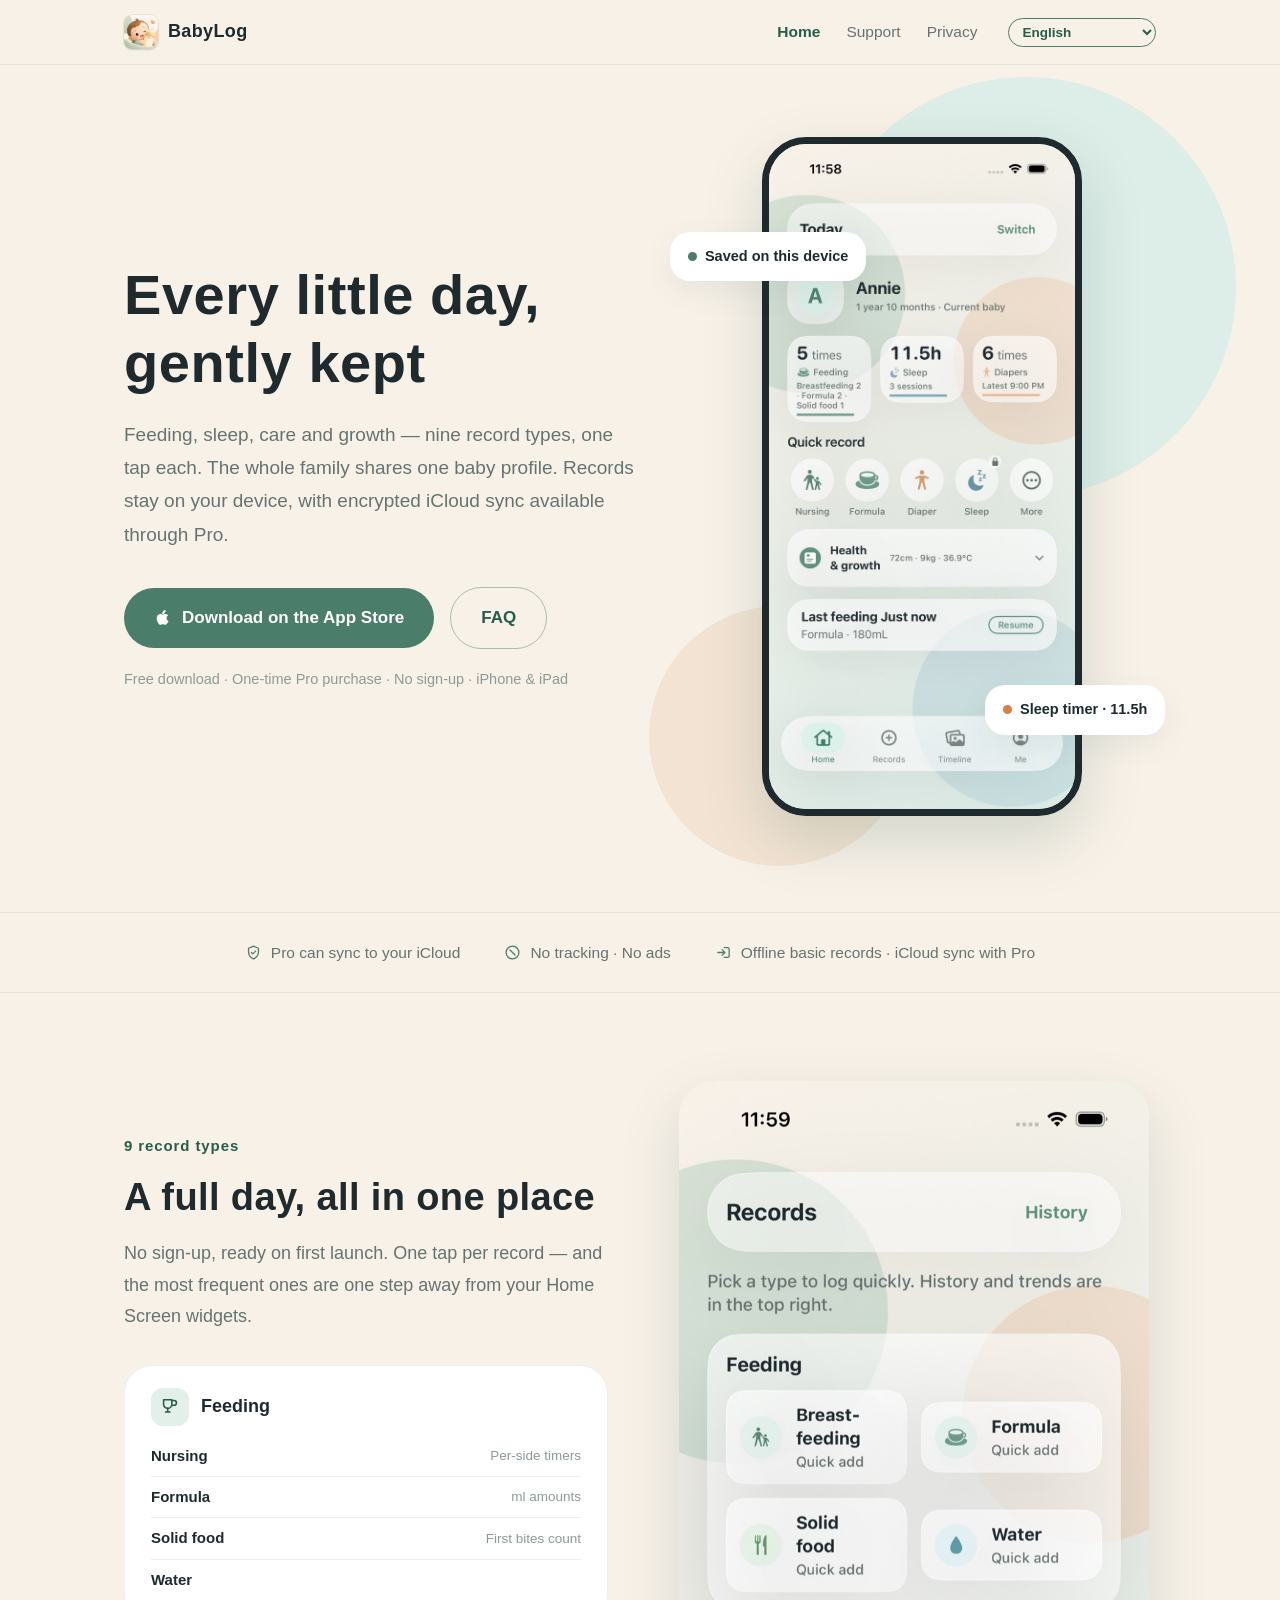
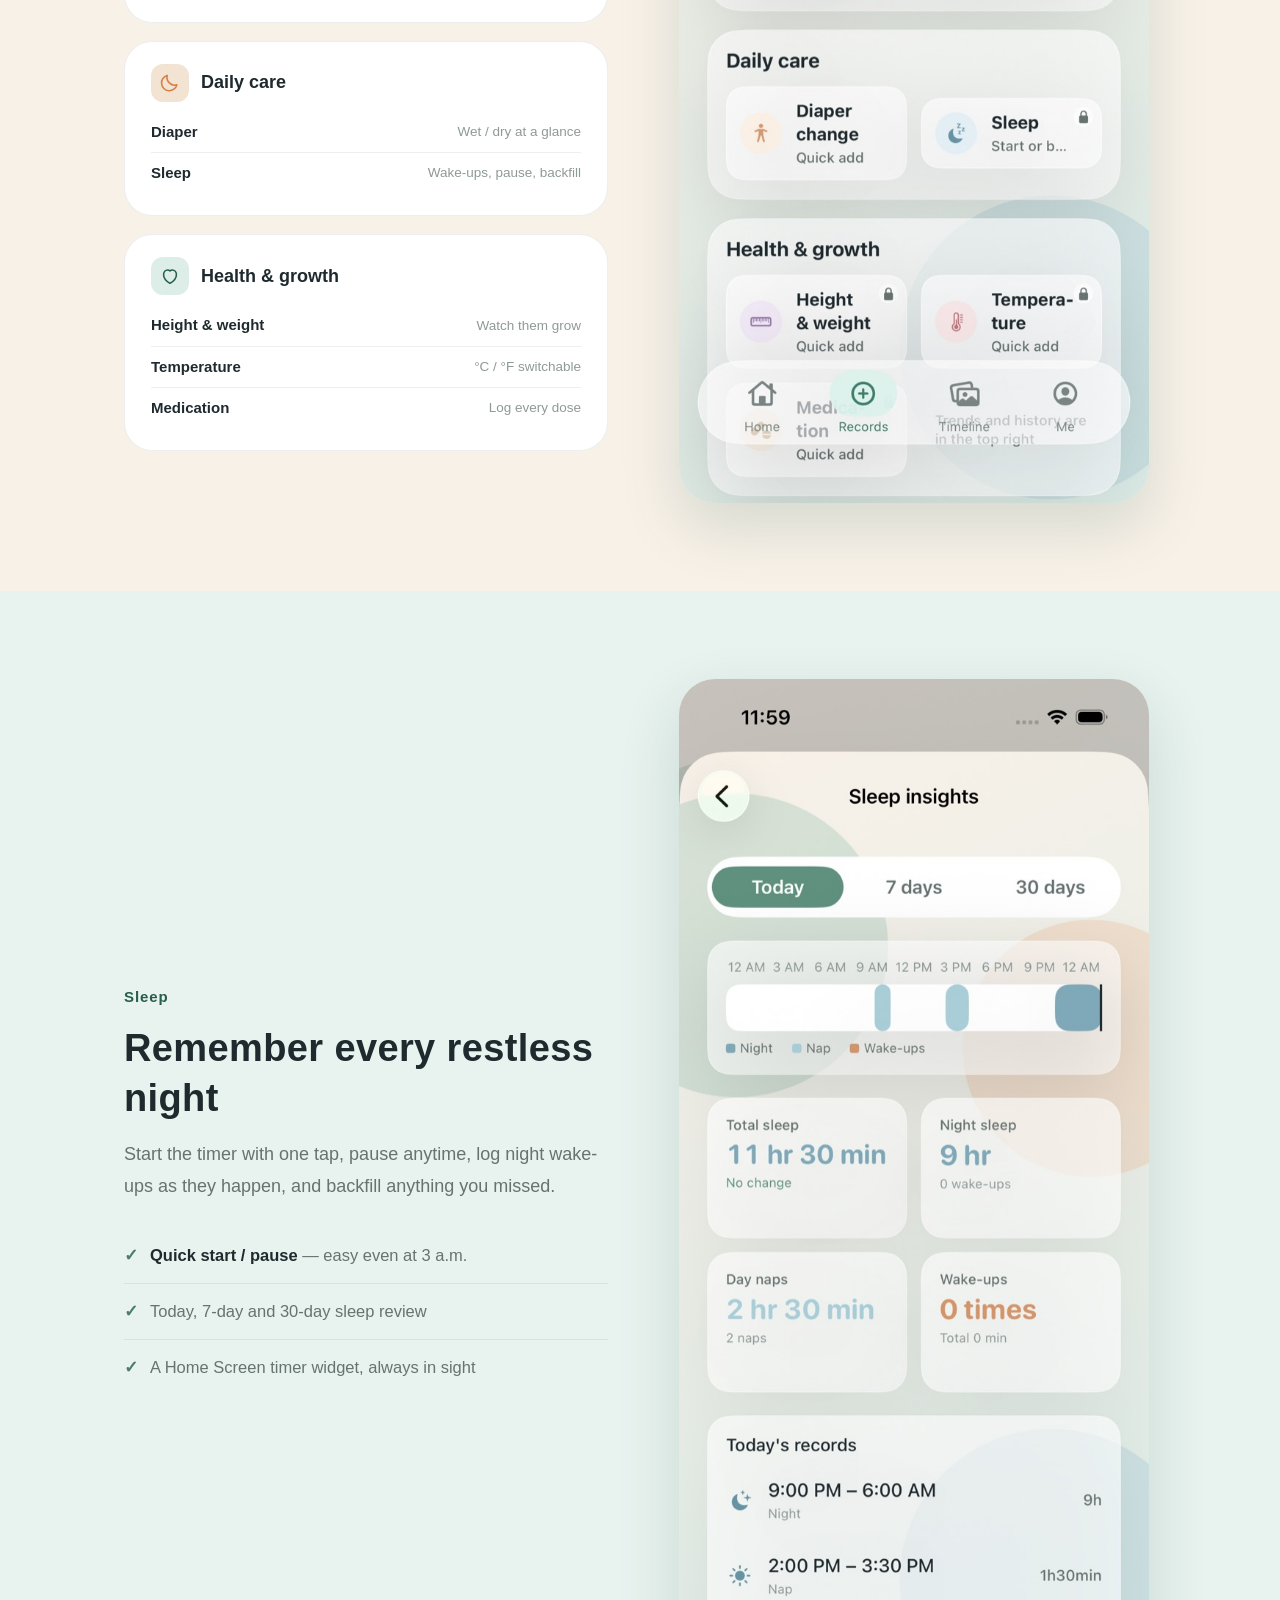
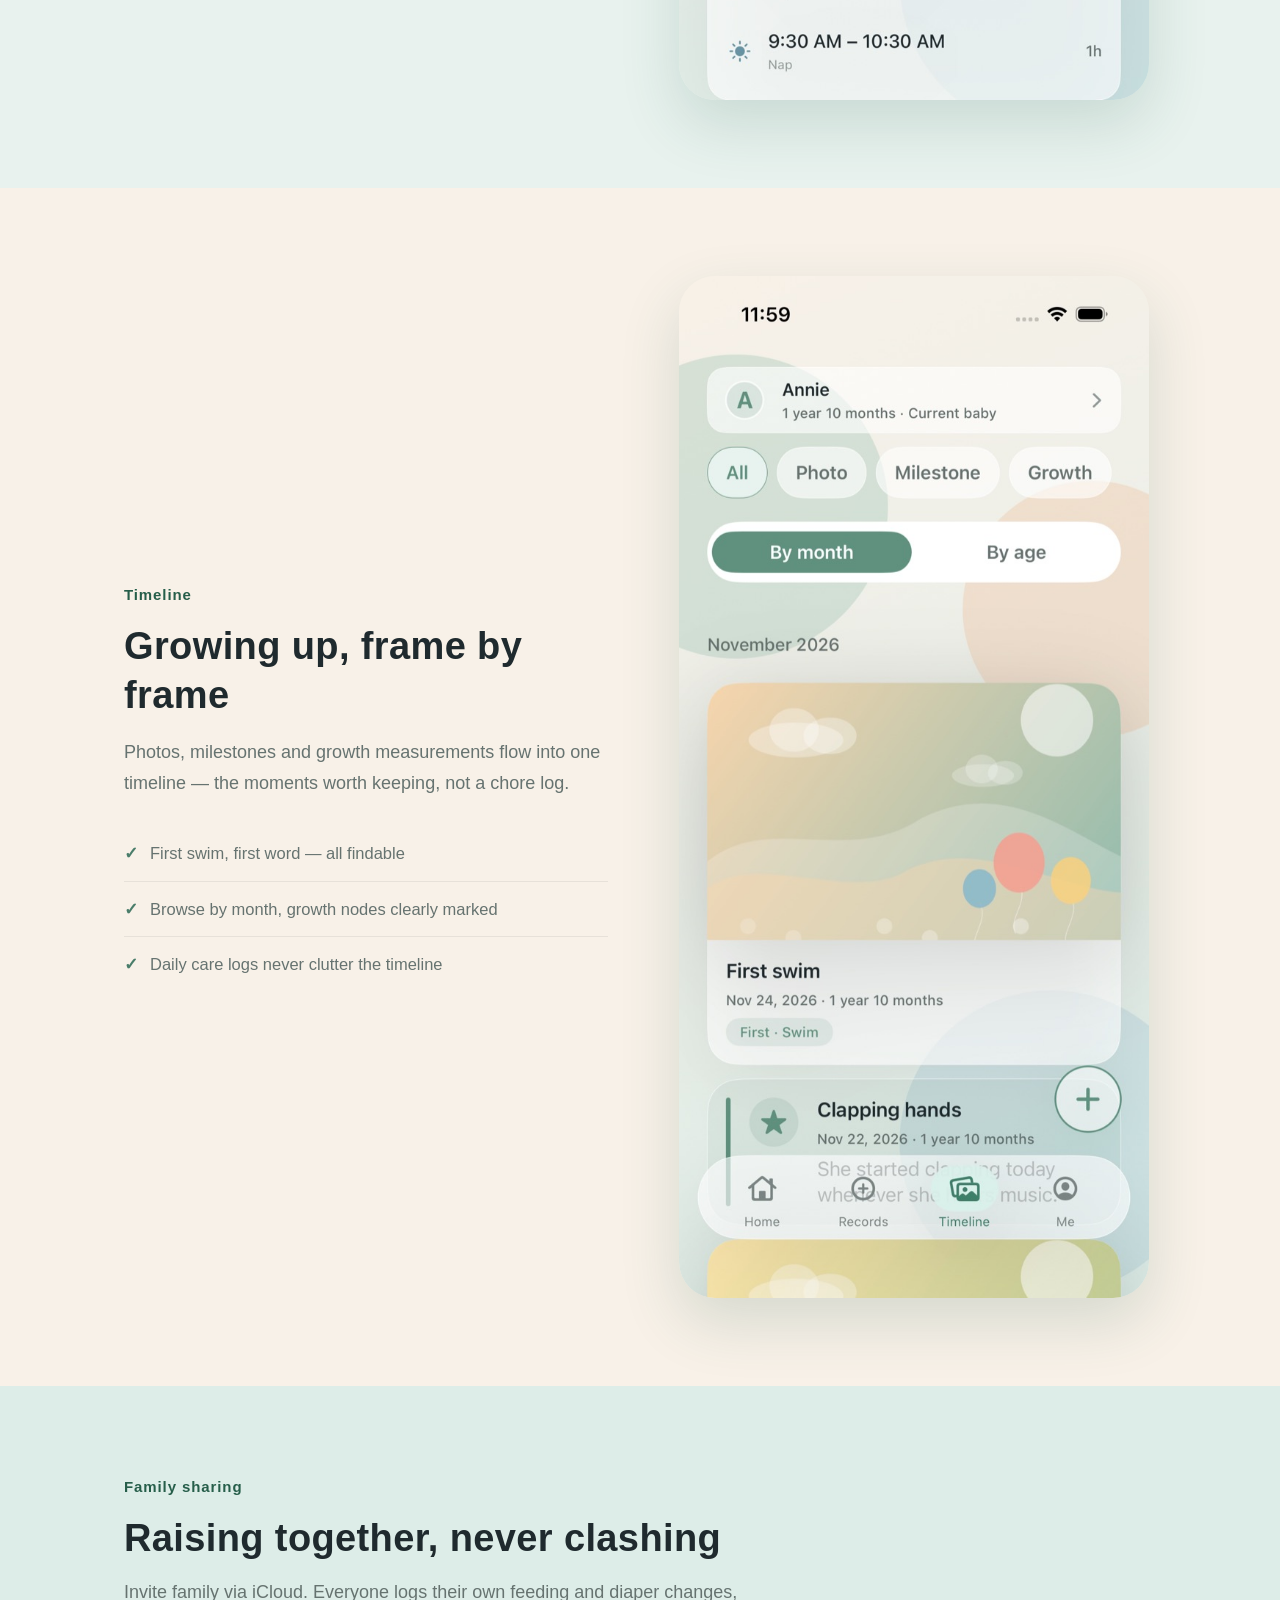
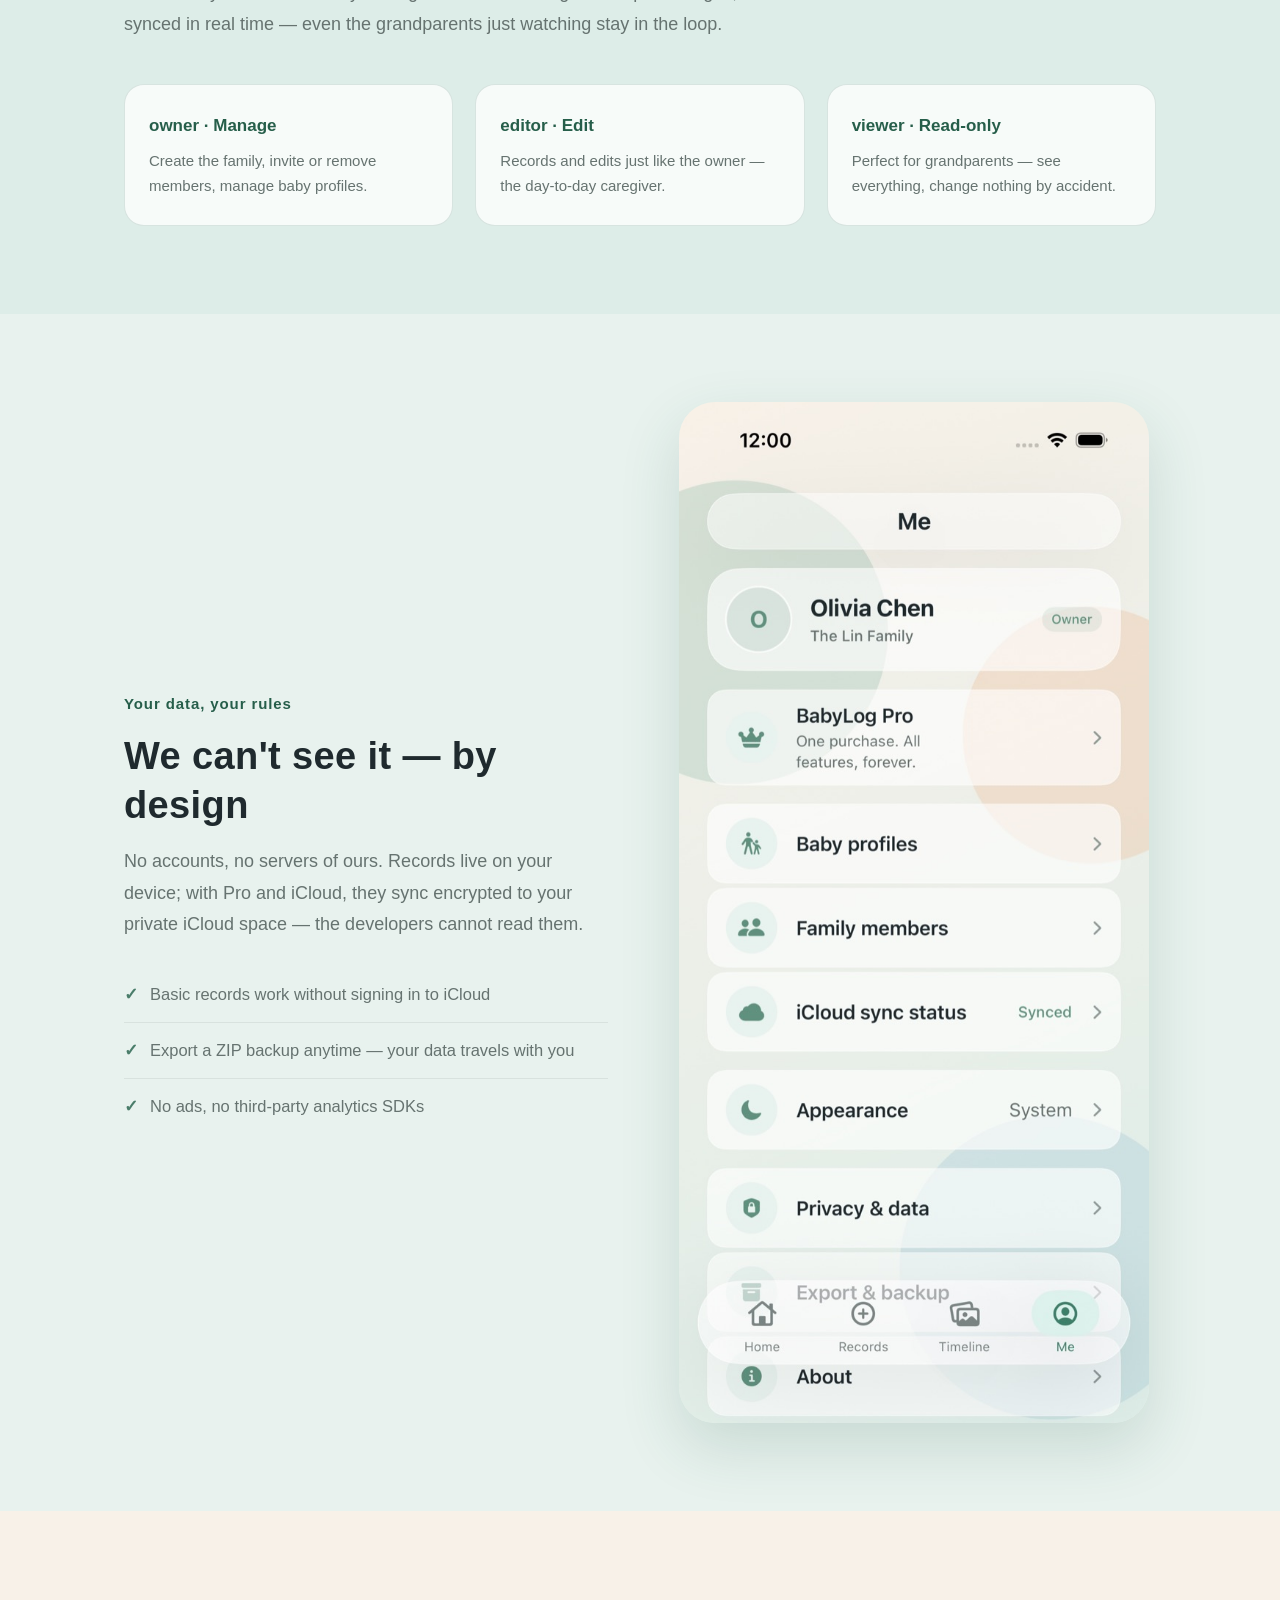
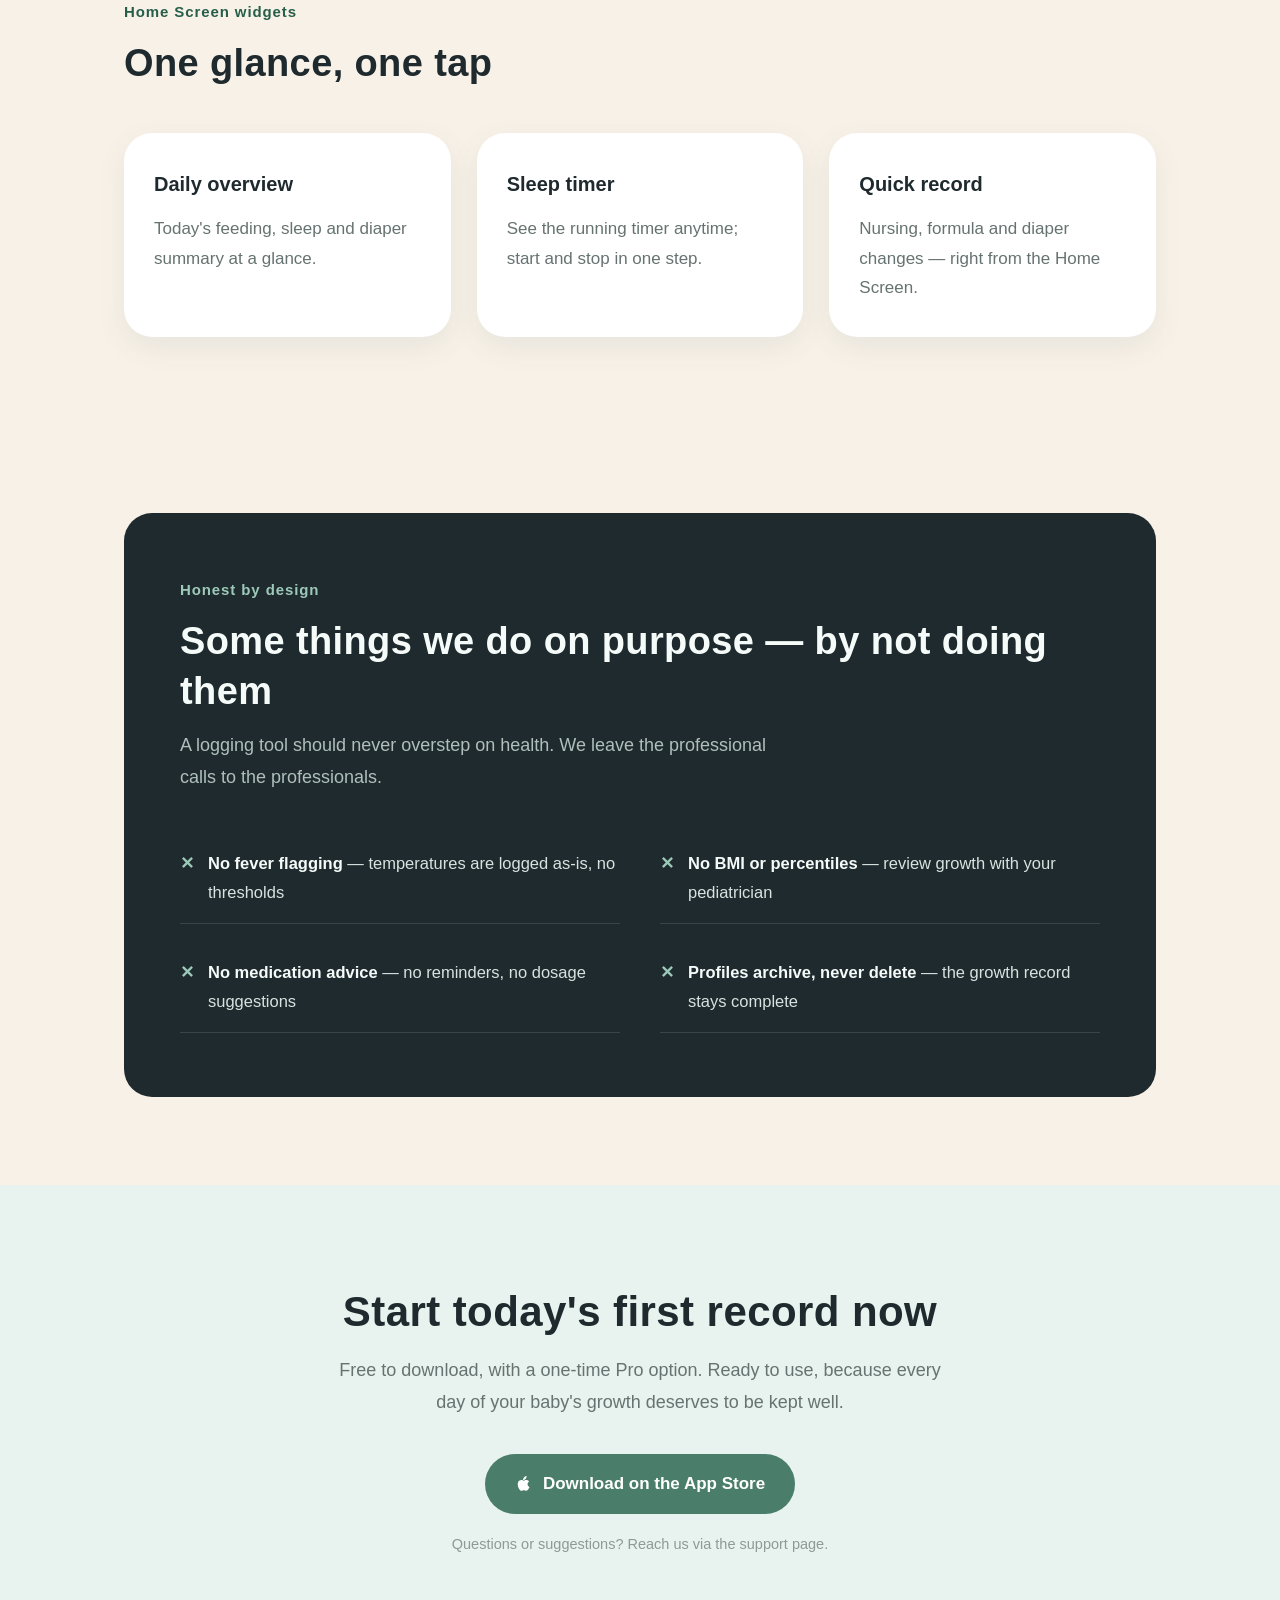
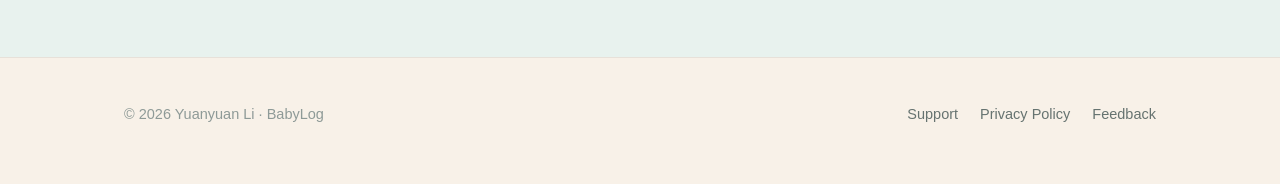
<file: index.html>
<!DOCTYPE html>
<html lang="zh-Hans">
<head>
<meta charset="UTF-8">
<meta name="viewport" content="width=device-width, initial-scale=1">
<title data-i18n="index.meta.title">宝宝印记 BabyLog — 喂养睡眠护理，一站记录</title>
<meta name="description" data-i18n-content="index.meta.description" content="宝宝印记是一款为爸爸妈妈准备的育儿记录 App：3 组 9 类记录、成长时间线、iCloud 家庭共享与桌面小组件。免费下载，含一次性 Pro，无广告，无需注册。">
<meta property="og:title" data-i18n-content="index.meta.title" content="宝宝印记 BabyLog — 喂养睡眠护理，一站记录">
<meta property="og:description" data-i18n-content="index.og.description" content="为爸爸妈妈准备的育儿记录本。9 类记录、成长时间线、家庭共享，数据只属于你。">
<meta property="og:type" content="website">
<link rel="stylesheet" href="assets/site.css">
<link rel="icon" type="image/png" sizes="180x180" href="assets/app-icon.png">
<link rel="apple-touch-icon" href="assets/app-icon.png">
</head>
<body>

<header class="site-header">
  <div class="wrap nav">
    <a class="brand" href="index.html">
      <img class="brand-mark" src="assets/app-icon.png" alt="" width="34" height="34">
      <span data-i18n="index.001_babylog">宝宝印记</span>
    </a>
    <nav class="nav-links" aria-label="主导航" data-i18n-aria="common.aria.mainNav">
      <a href="index.html" aria-current="page" data-i18n="index.002_home">首页</a>
      <a href="support.html" data-i18n="index.003_support">技术支持</a>
      <a href="privacy.html" data-i18n="index.004_privacy">隐私政策</a>
    </nav>
    <select class="lang-select" aria-label="语言 / Language" data-i18n-aria="common.aria.language">
      <option value="zh-Hans">简体中文</option>
      <option value="zh-TW">繁體中文（台灣）</option>
      <option value="zh-HK">繁體中文（香港）</option>
      <option value="zh-MO">繁體中文（澳門）</option>
      <option value="en">English</option>
      <option value="ja">日本語</option>
      <option value="ko">한국어</option>
    </select>
  </div>
</header>

<main>
  <!-- Hero -->
  <section class="hero">
    <div class="wrap hero-grid">
      <div>
        <h1 data-i18n="index.005_every-little-day-gently-kept">宝宝的每一天，轻松记下</h1>
        <p class="lead" data-i18n="index.006_feeding-sleep-care-and-growth-nine-record">喂养、睡眠、护理、成长——9 类记录一键写下；家人共享同一份宝宝档案，记录默认保存在本机，Pro 可经 iCloud 加密同步。</p>
        <div class="hero-actions">
          <a class="btn btn-primary" href="#" data-appstore>
            <svg width="18" height="18" viewBox="0 0 24 24" fill="currentColor" aria-hidden="true"><path d="M12 3.2c.9-1.1 2.3-1.9 3.5-1.9.1 1.3-.4 2.6-1.2 3.6-.9 1.1-2.2 1.9-3.5 1.8-.2-1.2.5-2.5 1.2-3.5zM16.7 12.2c0-2.4 2-3.6 2.1-3.7-1.1-1.7-2.9-1.9-3.5-1.9-1.5-.2-2.9.9-3.7.9-.8 0-1.9-.9-3.2-.86-1.6 0-3.1 1-4 2.4-1.7 2.9-.4 7.3 1.2 9.7.8 1.2 1.8 2.5 3 2.4 1.2 0 1.7-.8 3.2-.8s1.9.8 3.2.76c1.3 0 2.2-1.2 3-2.3.9-1.4 1.3-2.7 1.3-2.8-.03-.01-2.6-1-2.6-4.04z"/></svg>
            <span data-i18n="index.007_download-on-the-app-store">App Store 下载</span>
          </a>
          <a class="btn btn-ghost" href="support.html" data-i18n="index.008_faq">常见问题</a>
        </div>
        <p class="hero-note" data-i18n="index.009_free-download-one-time-pro-purchase-no-sig">免费下载 · 含一次性 Pro · 无需注册账号 · 支持 iPhone 与 iPad</p>
      </div>
      <div class="hero-visual">
        <span class="hero-blob blob-1" aria-hidden="true"></span>
        <span class="hero-blob blob-2" aria-hidden="true"></span>
        <div class="phone"><img src="assets/ui-home.jpg" alt="宝宝印记首页截图：今日概览与快速记录" width="640" height="1391" data-i18n-alt="index.alt.home" data-i18n-src="index.img.home"></div>
        <div class="float-chip chip-a"><span class="dot"></span><span data-i18n="index.010_saved-on-this-device">已保存到本机</span></div>
        <div class="float-chip chip-b"><span class="dot"></span><span data-i18n="index.011_sleep-timer-11-5h">睡眠计时中 · 11.5h</span></div>
      </div>
    </div>
  </section>

  <!-- 信任条 -->
  <section class="trust">
    <div class="wrap trust-row">
      <span><svg width="17" height="17" viewBox="0 0 24 24" fill="none" aria-hidden="true"><path d="M12 3l7 3v5c0 4.5-3 8.4-7 10-4-1.6-7-5.5-7-10V6l7-3z" stroke="currentColor" stroke-width="1.8" stroke-linejoin="round"/><path d="M9 12l2 2 4-4" stroke="currentColor" stroke-width="1.8" stroke-linecap="round" stroke-linejoin="round"/></svg><span data-i18n="index.012_pro-can-sync-to-your-icloud">Pro 可同步到你的 iCloud</span></span>
      <span><svg width="17" height="17" viewBox="0 0 24 24" fill="none" aria-hidden="true"><circle cx="12" cy="12" r="9" stroke="currentColor" stroke-width="1.8"/><path d="M8.5 8.5l7 7" stroke="currentColor" stroke-width="1.8" stroke-linecap="round"/></svg><span data-i18n="index.013_no-tracking-no-ads">不收集 · 不追踪 · 无广告</span></span>
      <span><svg width="17" height="17" viewBox="0 0 24 24" fill="none" aria-hidden="true"><path d="M4 12h10M4 12l4-4M4 12l4 4" stroke="currentColor" stroke-width="1.8" stroke-linecap="round" stroke-linejoin="round" transform="rotate(180 9 12)"/><path d="M13 5h5a2 2 0 012 2v10a2 2 0 01-2 2h-5" stroke="currentColor" stroke-width="1.8" stroke-linecap="round"/></svg><span data-i18n="index.014_offline-basic-records-icloud-sync-with-pro">基础记录离线可用 · Pro 支持 iCloud 同步</span></span>
    </div>
  </section>

  <!-- 3 组 9 类 -->
  <section class="section">
    <div class="wrap feature">
      <div>
        <p class="kicker" data-i18n="index.015_9-record-types">3 组 9 类</p>
        <h2 data-i18n="index.016_a-full-day-all-in-one-place">宝宝的一天，都在这里</h2>
        <p class="lead" data-i18n="index.017_no-sign-up-ready-on-first-launch-one-tap-p">打开即用，不用注册。按类型轻点一下就记好，高频操作还可以从桌面小组件一步直达。</p>
        <div class="groups stack" style="margin-top:32px">
          <div class="group-card">
            <h3><span class="group-icon gi-feed" aria-hidden="true"><svg width="22" height="22" viewBox="0 0 24 24" fill="none"><path d="M5 4h9v5a4.5 4.5 0 01-9 0V4z" stroke="currentColor" stroke-width="1.7" stroke-linejoin="round"/><path d="M14 5h2.5a2.5 2.5 0 010 5H14M7 17.5h5M9.5 13.5v4" stroke="currentColor" stroke-width="1.7" stroke-linecap="round"/></svg></span><span data-i18n="index.018_feeding">喂养</span></h3>
            <ul>
              <li><b data-i18n="index.019_nursing">母乳</b><small data-i18n="index.020_per-side-timers">左右侧分别计时</small></li>
              <li><b data-i18n="index.021_formula">配方奶</b><small data-i18n="index.022_ml-amounts">奶量毫升</small></li>
              <li><b data-i18n="index.023_solid-food">辅食</b><small data-i18n="index.024_first-bites-count">第一口也算数</small></li>
              <li><b data-i18n="index.025_water">饮水</b><small></small></li>
            </ul>
          </div>
          <div class="group-card">
            <h3><span class="group-icon gi-care" aria-hidden="true"><svg width="22" height="22" viewBox="0 0 24 24" fill="none"><path d="M19.5 14A8.5 8.5 0 019 3.7 8.5 8.5 0 1019.5 14z" stroke="currentColor" stroke-width="1.7" stroke-linejoin="round"/></svg></span><span data-i18n="index.026_daily-care">日常护理</span></h3>
            <ul>
              <li><b data-i18n="index.027_diaper">换尿布</b><small data-i18n="index.028_wet-dry-at-a-glance">状态一目了然</small></li>
              <li><b data-i18n="index.029_sleep">睡眠</b><small data-i18n="index.030_wake-ups-pause-backfill">夜醒、暂停、补记</small></li>
            </ul>
          </div>
          <div class="group-card">
            <h3><span class="group-icon gi-health" aria-hidden="true"><svg width="22" height="22" viewBox="0 0 24 24" fill="none"><path d="M12 20s-7-4.3-7-9.5C5 7.5 7 5.5 9.5 5.5c1.3 0 2.5.9 2.5.9s1.2-.9 2.5-.9C17 5.5 19 7.5 19 10.5c0 5.2-7 9.5-7 9.5z" stroke="currentColor" stroke-width="1.7" stroke-linejoin="round"/></svg></span><span data-i18n="index.031_health-growth">健康与成长</span></h3>
            <ul>
              <li><b data-i18n="index.032_height-weight">身高体重</b><small data-i18n="index.033_watch-them-grow">看得到的长高</small></li>
              <li><b data-i18n="index.034_temperature">体温</b><small data-i18n="index.035_c-f-switchable">℃ / ℉ 自由切换</small></li>
              <li><b data-i18n="index.036_medication">用药</b><small data-i18n="index.037_log-every-dose">记下每一次</small></li>
            </ul>
          </div>
        </div>
      </div>
      <div class="feature-media">
        <img src="assets/ui-record.jpg" alt="记录页截图：3 组 9 类记录入口" loading="lazy" width="640" height="1391" data-i18n-alt="index.alt.record" data-i18n-src="index.img.record">
      </div>
    </div>
  </section>

  <!-- 睡眠 -->
  <section class="section section-tint">
    <div class="wrap feature rev">
      <div class="feature-media">
        <img src="assets/ui-sleep.jpg" alt="睡眠分析截图：今日与 7 日、30 日回顾" loading="lazy" width="640" height="1391" data-i18n-alt="index.alt.sleep" data-i18n-src="index.img.sleep">
      </div>
      <div>
        <p class="kicker" data-i18n="index.029_sleep">睡眠</p>
        <h2 data-i18n="index.039_remember-every-restless-night">哄睡的夜，记得更清楚</h2>
        <p class="lead" data-i18n="index.040_start-the-timer-with-one-tap-pause-anytime">一键开始计时，随时暂停；夜醒了顺手补一段，忘记录的也能补记。</p>
        <ul class="feature-points">
          <li><span class="tick">✓</span><span><b data-i18n="index.041_quick-start-pause">快速开始 / 暂停</b><span data-i18n="index.042_easy-even-at-3-a-m">，深夜操作不费神</span></span></li>
          <li><span class="tick">✓</span><span data-i18n="index.043_today-7-day-and-30-day-sleep-review">今日、7 日、30 日睡眠回顾</span></li>
          <li><span class="tick">✓</span><span data-i18n="index.044_a-home-screen-timer-widget-always-in-sight">桌面睡眠计时小组件，抬手可见</span></li>
        </ul>
      </div>
    </div>
  </section>

  <!-- 时间线 -->
  <section class="section">
    <div class="wrap feature">
      <div>
        <p class="kicker" data-i18n="index.045_timeline">时间线</p>
        <h2 data-i18n="index.046_growing-up-frame-by-frame">长大，是一帧一帧的</h2>
        <p class="lead" data-i18n="index.047_photos-milestones-and-growth-measurements">照片、里程碑、身高体重成长节点自动汇入时间线——只留值得纪念的时刻，不刷流水账。</p>
        <ul class="feature-points">
          <li><span class="tick">✓</span><span data-i18n="index.048_first-swim-first-word-all-findable">第一次游泳、第一次叫妈妈，都找得到</span></li>
          <li><span class="tick">✓</span><span data-i18n="index.049_browse-by-month-growth-nodes-clearly-marke">按月份浏览，成长节点清晰标注</span></li>
          <li><span class="tick">✓</span><span data-i18n="index.050_daily-care-logs-never-clutter-the-timeline">喂养、尿布这些日常操作不会打扰时间线</span></li>
        </ul>
      </div>
      <div class="feature-media">
        <img src="assets/ui-timeline.jpg" alt="时间线截图：照片、里程碑与成长节点" loading="lazy" width="640" height="1391" data-i18n-alt="index.alt.timeline" data-i18n-src="index.img.timeline">
      </div>
    </div>
  </section>

  <!-- 家庭共享 -->
  <section class="section section-mint">
    <div class="wrap">
      <p class="kicker" data-i18n="index.051_family-sharing">家庭共享</p>
      <h2 data-i18n="index.052_raising-together-never-clashing">一起带娃，互不打架</h2>
      <p class="lead" data-i18n="index.053_invite-family-via-icloud-everyone-logs-the">通过 iCloud 邀请家人加入同一个家庭。谁喂的奶、谁换的尿布，各自记录、实时同步，看娃的人也始终不掉队。</p>
      <div class="roles">
        <div class="role">
          <h4 data-i18n="index.054_owner-manage">owner · 管理家庭</h4>
          <p data-i18n="index.055_create-the-family-invite-or-remove-members">创建家庭、邀请或移除成员、管理宝宝档案。</p>
        </div>
        <div class="role">
          <h4 data-i18n="index.056_editor-edit">editor · 编辑记录</h4>
          <p data-i18n="index.057_records-and-edits-just-like-the-owner-the">和 owner 一样记录与修改，日常带娃的主力。</p>
        </div>
        <div class="role">
          <h4 data-i18n="index.058_viewer-read-only">viewer · 只读查看</h4>
          <p data-i18n="index.059_perfect-for-grandparents-see-everything-ch">适合老人或看娃的人，随时了解近况，不会误改记录。</p>
        </div>
      </div>
    </div>
  </section>

  <!-- 数据在你手中 -->
  <section class="section section-tint">
    <div class="wrap feature rev">
      <div class="feature-media">
        <img src="assets/ui-family.jpg" alt="「我的」页截图：iCloud 同步状态、隐私与数据、导出与备份" loading="lazy" width="640" height="1391" data-i18n-alt="index.alt.family" data-i18n-src="index.img.family">
      </div>
      <div>
        <p class="kicker" data-i18n="index.060_your-data-your-rules">数据只属于你</p>
        <h2 data-i18n="index.061_we-can-t-see-it-by-design">我们看不到，也拿不到</h2>
        <p class="lead" data-i18n="index.062_no-accounts-no-servers-of-ours-records-liv">没有账号体系，没有自建服务器。记录保存在本机；购买 Pro 并登录 iCloud 后，记录经加密同步到你的私有空间，开发团队无法查看。</p>
        <ul class="feature-points">
          <li><span class="tick">✓</span><span data-i18n="index.063_basic-records-work-without-signing-in-to-i">不登录 iCloud 也能使用基础记录功能</span></li>
          <li><span class="tick">✓</span><span data-i18n="index.064_export-a-zip-backup-anytime-your-data-trav">随时导出 ZIP 备份，数据可以带走</span></li>
          <li><span class="tick">✓</span><span data-i18n="index.065_no-ads-no-third-party-analytics-sdks">无广告、无第三方统计 SDK</span></li>
        </ul>
      </div>
    </div>
  </section>

  <!-- 小组件 -->
  <section class="section">
    <div class="wrap">
      <p class="kicker" data-i18n="index.066_home-screen-widgets">桌面小组件</p>
      <h2 data-i18n="index.067_one-glance-one-tap">抬手就记，不用找 App</h2>
      <div class="groups" style="margin-top:44px">
        <div class="group-card">
          <h3 data-i18n="index.068_daily-overview">首页概览</h3>
          <p style="color:var(--sub);margin-top:12px" data-i18n="index.069_today-s-feeding-sleep-and-diaper-summary-a">今天的喂养、睡眠、尿布概况，一眼掌握。</p>
        </div>
        <div class="group-card">
          <h3 data-i18n="index.070_sleep-timer">睡眠计时</h3>
          <p style="color:var(--sub);margin-top:12px" data-i18n="index.071_see-the-running-timer-anytime-start-and-st">计时中的睡眠随时可见，开始与结束一步完成。</p>
        </div>
        <div class="group-card">
          <h3 data-i18n="index.072_quick-record">快速记录</h3>
          <p style="color:var(--sub);margin-top:12px" data-i18n="index.073_nursing-formula-and-diaper-changes-right-f">母乳、配方奶、换尿布，从桌面直接记。</p>
        </div>
      </div>
    </div>
  </section>

  <!-- 诚实的设计 -->
  <section class="section">
    <div class="wrap">
      <div class="honest">
        <p class="kicker" style="color:#9DCAB8" data-i18n="index.074_honest-by-design">诚实的设计</p>
        <h2 data-i18n="index.075_some-things-we-do-on-purpose-by-not-doing">有些事，我们刻意不做</h2>
        <p class="lead" data-i18n="index.076_a-logging-tool-should-never-overstep-on-he">涉及健康的事，记录工具不该越界替你判断。我们把专业的事留给专业的人。</p>
        <ul class="honest-list">
          <li><span class="no">✕</span><span><b data-i18n="index.077_no-fever-flagging">不做发烧判断</b><span data-i18n="index.078_temperatures-are-logged-as-is-no-threshold">——体温只客观记录，不标红、不设阈值</span></span></li>
          <li><span class="no">✕</span><span><b data-i18n="index.079_no-bmi-or-percentiles">不算 BMI / 百分位</b><span data-i18n="index.080_review-growth-with-your-pediatrician">——成长曲线请和儿保医生一起看</span></span></li>
          <li><span class="no">✕</span><span><b data-i18n="index.081_no-medication-advice">不做用药建议</b><span data-i18n="index.082_no-reminders-no-dosage-suggestions">——不提醒、不推荐剂量</span></span></li>
          <li><span class="no">✕</span><span><b data-i18n="index.083_profiles-archive-never-delete">宝宝档案只归档</b><span data-i18n="index.084_the-growth-record-stays-complete">——留一份完整的成长底稿</span></span></li>
        </ul>
      </div>
    </div>
  </section>

  <!-- CTA -->
  <section class="section-tint cta-band">
    <div class="wrap">
      <h2 data-i18n="index.085_start-today-s-first-record-now">今天的第一条记录，从现在开始</h2>
      <p class="lead" data-i18n="index.086_free-to-download-with-a-one-time-pro-optio">免费下载，含一次性 Pro。打开即用，宝宝长大的每一天，都值得被好好记下。</p>
      <div class="hero-actions">
        <a class="btn btn-primary" href="#" data-appstore>
          <svg width="18" height="18" viewBox="0 0 24 24" fill="currentColor" aria-hidden="true"><path d="M12 3.2c.9-1.1 2.3-1.9 3.5-1.9.1 1.3-.4 2.6-1.2 3.6-.9 1.1-2.2 1.9-3.5 1.8-.2-1.2.5-2.5 1.2-3.5zM16.7 12.2c0-2.4 2-3.6 2.1-3.7-1.1-1.7-2.9-1.9-3.5-1.9-1.5-.2-2.9.9-3.7.9-.8 0-1.9-.9-3.2-.86-1.6 0-3.1 1-4 2.4-1.7 2.9-.4 7.3 1.2 9.7.8 1.2 1.8 2.5 3 2.4 1.2 0 1.7-.8 3.2-.8s1.9.8 3.2.76c1.3 0 2.2-1.2 3-2.3.9-1.4 1.3-2.7 1.3-2.8-.03-.01-2.6-1-2.6-4.04z"/></svg>
          <span data-i18n="index.007_download-on-the-app-store">App Store 下载</span>
        </a>
      </div>
      <p class="hero-note" data-i18n="index.088_questions-or-suggestions-reach-us-via-the">如有问题或建议，欢迎通过支持页面联系我们。</p>
    </div>
  </section>
</main>

<footer class="site-footer">
  <div class="wrap footer-row">
    <span>© 2026 Yuanyuan Li · <span data-i18n="index.089_babylog">宝宝印记 BabyLog</span></span>
    <nav aria-label="页脚导航" data-i18n-aria="common.aria.footerNav">
      <a href="support.html" data-i18n="index.003_support">技术支持</a>
      <a href="privacy.html" data-i18n="index.091_privacy-policy">隐私政策</a>
      <a href="https://github.com/saltstarbuckscoffee/babylog-site/issues" rel="noopener" target="_blank" data-i18n="index.092_feedback">问题反馈</a>
    </nav>
  </div>
</footer>

<script src="assets/site.js"></script>
</body>
</html>
</file>
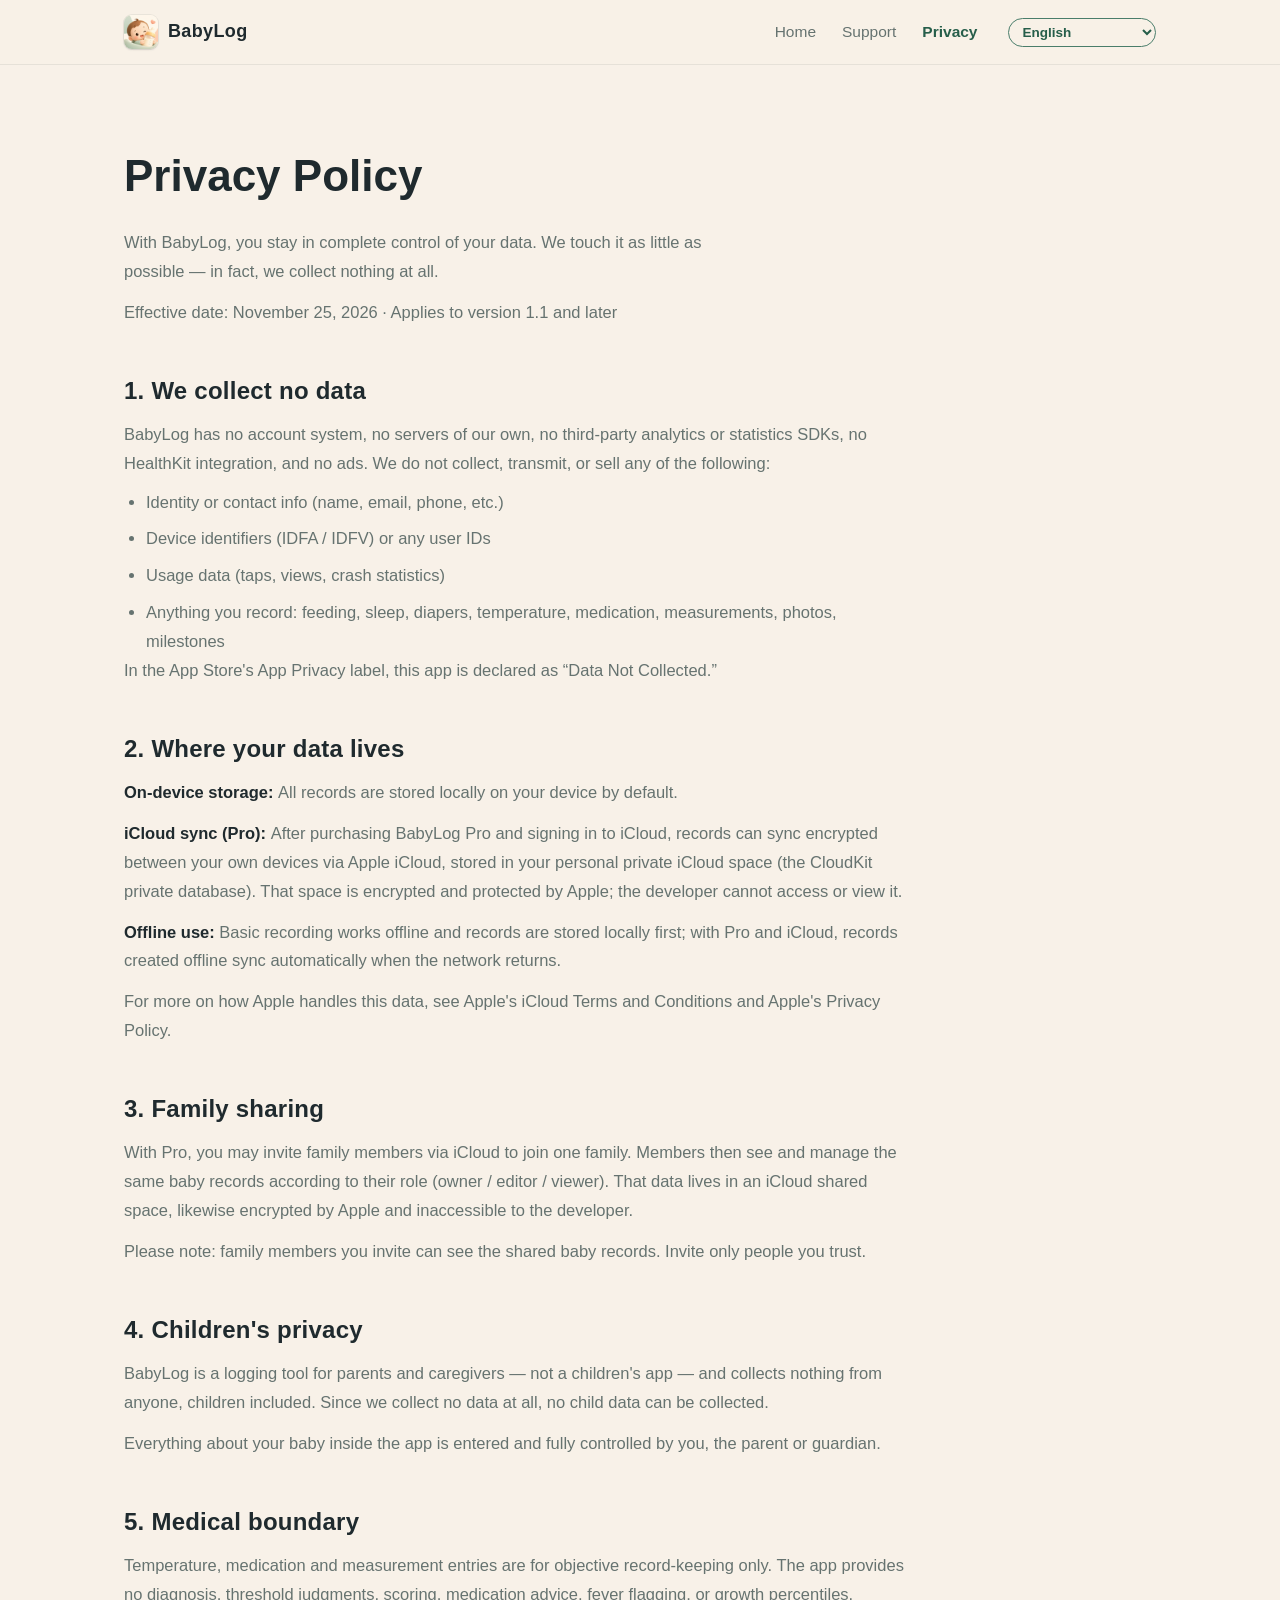
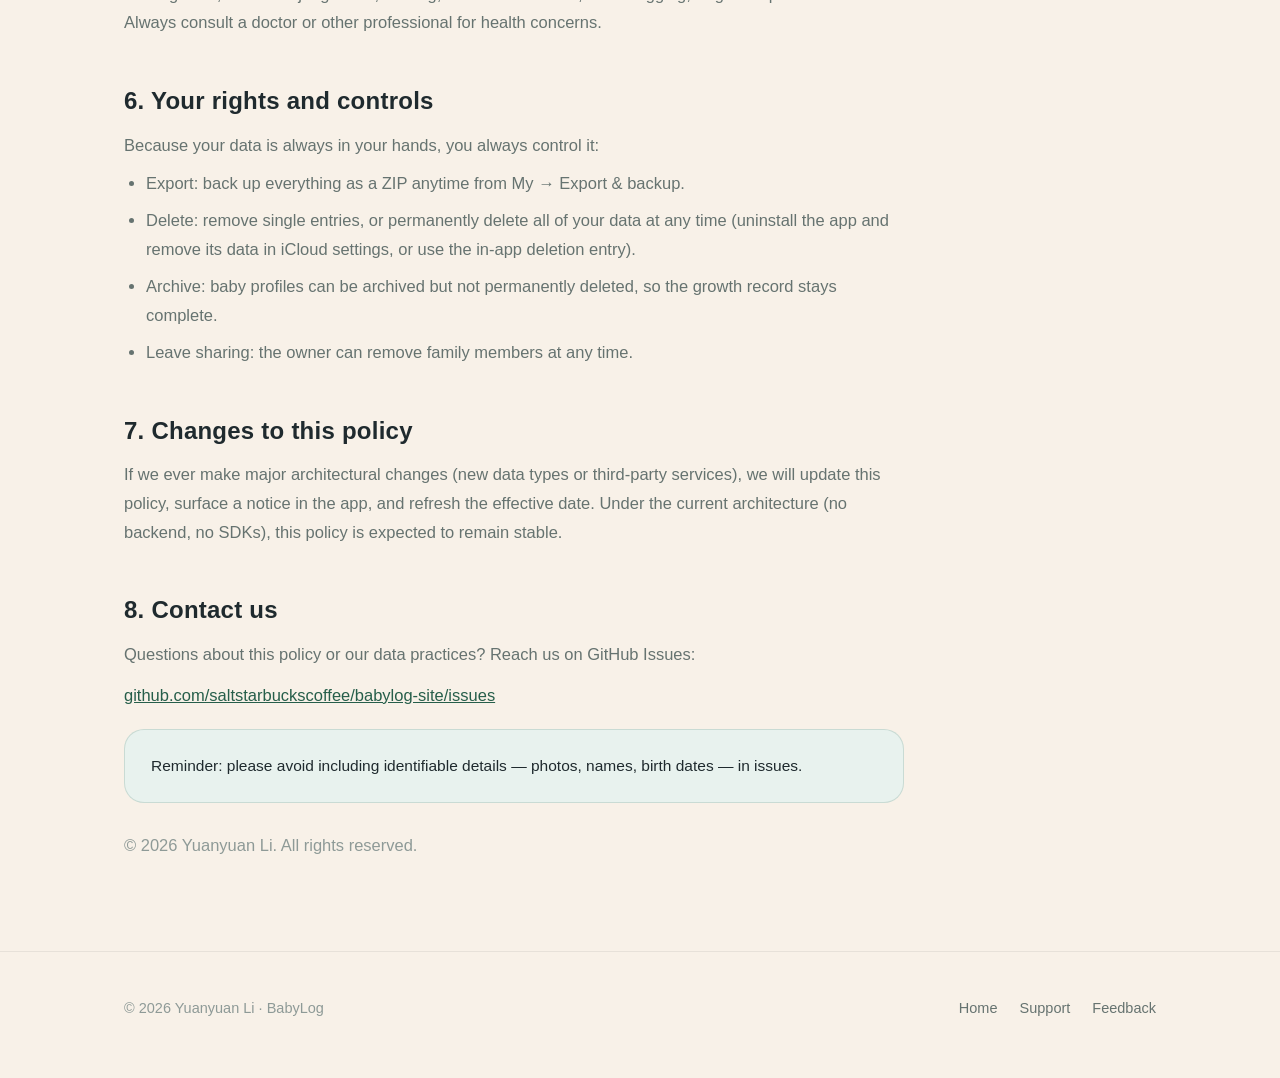
<file: privacy.html>
<!DOCTYPE html>
<html lang="zh-Hans">
<head>
<meta charset="UTF-8">
<meta name="viewport" content="width=device-width, initial-scale=1">
<title data-i18n="privacy.meta.title">隐私政策 — 宝宝印记 BabyLog</title>
<meta name="description" data-i18n-content="privacy.meta.description" content="宝宝印记 BabyLog 隐私政策：我们不收集任何数据。记录仅保存在你的设备与你的 iCloud 中。">
<meta property="og:title" data-i18n-content="privacy.meta.title" content="隐私政策 — 宝宝印记 BabyLog">
<meta property="og:description" data-i18n-content="privacy.meta.description" content="宝宝印记 BabyLog 隐私政策：我们不收集任何数据。记录仅保存在你的设备与你的 iCloud 中。">
<meta property="og:type" content="website">
<link rel="stylesheet" href="assets/site.css">
<link rel="icon" type="image/png" sizes="180x180" href="assets/app-icon.png">
<link rel="apple-touch-icon" href="assets/app-icon.png">
</head>
<body>

<header class="site-header">
  <div class="wrap nav">
    <a class="brand" href="index.html">
      <img class="brand-mark" src="assets/app-icon.png" alt="" width="34" height="34">
      <span data-i18n="privacy.001_babylog">宝宝印记</span>
    </a>
    <nav class="nav-links" aria-label="主导航" data-i18n-aria="common.aria.mainNav">
      <a href="index.html" data-i18n="privacy.002_home">首页</a>
      <a href="support.html" data-i18n="privacy.003_support">技术支持</a>
      <a href="privacy.html" aria-current="page" data-i18n="privacy.004_privacy">隐私政策</a>
    </nav>
    <select class="lang-select" aria-label="语言 / Language" data-i18n-aria="common.aria.language">
      <option value="zh-Hans">简体中文</option>
      <option value="zh-TW">繁體中文（台灣）</option>
      <option value="zh-HK">繁體中文（香港）</option>
      <option value="zh-MO">繁體中文（澳門）</option>
      <option value="en">English</option>
      <option value="ja">日本語</option>
      <option value="ko">한국어</option>
    </select>
  </div>
</header>

<main>
  <div class="wrap">
    <div class="page-head privacy-doc">
      <h1 data-i18n="privacy.005_privacy-policy">隐私政策</h1>
      <p class="lead" data-i18n="privacy.006_with-babylog-you-stay-in-complete-control">宝宝印记（BabyLog）由你完全掌控自己的数据。我们尽最大可能少碰你的数据——事实上，我们不收集任何数据。</p>
      <p class="doc-meta"><span data-i18n="privacy.007_effective-date-november-25-2026-applies-to">生效日期：2026 年 11 月 25 日 · 适用版本：1.1 及以上</span></p>

      <section>
        <h2 data-i18n="privacy.008_1-we-collect-no-data">一、我们不收集数据</h2>
        <p data-i18n="privacy.009_babylog-has-no-account-system-no-servers-o">宝宝印记没有账号体系、没有自建服务器、不接入第三方分析或统计 SDK、不接入 HealthKit、不包含广告。我们不会收集、传输或出售以下任何信息：</p>
        <ul>
          <li data-i18n="privacy.010_identity-or-contact-info-name-email-phone">身份与联系信息（姓名、邮箱、电话等）</li>
          <li data-i18n="privacy.011_device-identifiers-idfa-idfv-or-any-user-i">设备标识符（IDFA / IDFV）或任何用户 ID</li>
          <li data-i18n="privacy.012_usage-data-taps-views-crash-statistics">使用行为数据（点击、浏览、崩溃统计）</li>
          <li data-i18n="privacy.013_anything-you-record-feeding-sleep-diapers">你记录的任何内容：喂养、睡眠、尿布、体温、用药、身高体重、照片、里程碑</li>
        </ul>
        <p data-i18n="privacy.014_in-the-app-store-s-app-privacy-label-this">在 App Store 的「App 隐私」标签中，本 App 声明为「未从该 App 收集数据」。</p>
      </section>

      <section>
        <h2 data-i18n="privacy.015_2-where-your-data-lives">二、数据存在哪里</h2>
        <p><strong data-i18n="privacy.016_on-device-storage">本机存储：</strong><span data-i18n="privacy.017_all-records-are-stored-locally-on-your-dev">所有记录默认保存在你的设备本地。</span></p>
        <p><strong data-i18n="privacy.018_icloud-sync-pro">iCloud 同步（Pro 权益）：</strong><span data-i18n="privacy.019_after-purchasing-babylog-pro-and-signing-i">购买「宝宝印记 Pro」并登录 iCloud 后，记录可通过 Apple iCloud 在你自己的设备之间加密同步，存储在你个人的 iCloud 私有空间（CloudKit 私有数据库）中。这一空间由 Apple 加密保护，开发者无法访问、无法查看。</span></p>
        <p><strong data-i18n="privacy.020_offline-use">离线使用：</strong><span data-i18n="privacy.021_basic-recording-works-offline-and-records">基础记录功能可在无网络时使用，记录先保存在本机；购买 Pro 且登录 iCloud 后，离线期间新增的记录会在联网后自动同步。</span></p>
        <p data-i18n="privacy.022_for-more-on-how-apple-handles-this-data-se">与 Apple 的数据处理方式相关的更多信息，请参阅 Apple 的《iCloud 条款与条件》与《Apple 隐私政策》。</p>
      </section>

      <section>
        <h2 data-i18n="privacy.023_3-family-sharing">三、家庭共享</h2>
        <p data-i18n="privacy.024_with-pro-you-may-invite-family-members-via">购买 Pro 后，你可以通过 iCloud 邀请家人加入同一个家庭。加入后，家庭成员按照角色（owner / editor / viewer）看到并管理同一份宝宝记录。这些数据存储在 iCloud 共享空间中，同样由 Apple 加密保护，开发者无法访问。</p>
        <p data-i18n="privacy.025_please-note-family-members-you-invite-can">请注意：你主动邀请的家庭成员可以看到共享的宝宝记录。请只邀请你信任的人。</p>
      </section>

      <section>
        <h2 data-i18n="privacy.026_4-children-s-privacy">四、儿童隐私</h2>
        <p data-i18n="privacy.027_babylog-is-a-logging-tool-for-parents-and">宝宝印记是给家长和照护者使用的记录工具，不是儿童 App，也不面向儿童收集任何信息。由于我们本身不收集任何数据，无论使用者是谁，都不存在儿童数据被收集的问题。</p>
        <p data-i18n="privacy.028_everything-about-your-baby-inside-the-app">App 内关于宝宝的一切内容，由使用它的家长或监护人自行输入并完全掌控。</p>
      </section>

      <section>
        <h2 data-i18n="privacy.029_5-medical-boundary">五、医疗边界</h2>
        <p data-i18n="privacy.030_temperature-medication-and-measurement-ent">体温、用药、身高体重等记录仅作客观记录用途。App 不提供诊断、阈值判断、评分或用药建议，也不做发烧提示或生长百分位计算。任何健康问题请咨询医生或其他专业人士。</p>
      </section>

      <section>
        <h2 data-i18n="privacy.031_6-your-rights-and-controls">六、你的权利与控制</h2>
        <p data-i18n="privacy.032_because-your-data-is-always-in-your-hands">因为数据始终在你手中，你也始终可以控制它：</p>
        <ul>
          <li data-i18n="privacy.033_export-back-up-everything-as-a-zip-anytime">导出：在「我的 → 导出与备份」中随时将全部数据导出为 ZIP 备份。</li>
          <li data-i18n="privacy.034_delete-remove-single-entries-or-permanentl">删除：你可以删除单条记录；也可以随时永久删除你的全部数据（卸载 App 并在 iCloud 设置中删除对应数据，或使用 App 内提供的删除入口）。</li>
          <li data-i18n="privacy.035_archive-baby-profiles-can-be-archived-but">归档：宝宝档案只可归档、不可永久删除，这是为了保留完整的成长底稿。</li>
          <li data-i18n="privacy.036_leave-sharing-the-owner-can-remove-family">退出共享：owner 可以随时移除家庭成员。</li>
        </ul>
      </section>

      <section>
        <h2 data-i18n="privacy.037_7-changes-to-this-policy">七、政策变更</h2>
        <p data-i18n="privacy.038_if-we-ever-make-major-architectural-change">如果我们对架构做出重大调整（例如引入新的数据类型或第三方服务），我们会更新本政策并在 App 内提示，同时更新生效日期。当前架构下（无后端、无 SDK），本政策预期保持稳定。</p>
      </section>

      <section>
        <h2 data-i18n="privacy.039_8-contact-us">八、联系我们</h2>
        <p data-i18n="privacy.040_questions-about-this-policy-or-our-data-pr">对本政策或数据实践有任何疑问，欢迎通过 GitHub Issues 联系我们：</p>
        <p><a href="https://github.com/saltstarbuckscoffee/babylog-site/issues" target="_blank" rel="noopener">github.com/saltstarbuckscoffee/babylog-site/issues</a></p>
        <div class="notice" data-i18n="privacy.041_reminder-please-avoid-including-identifiab"><b>提醒：</b>请在 Issue 中避免包含宝宝照片、姓名、出生日期等可识别的隐私信息。</div>
        <p style="margin-top:28px;color:var(--faint)" data-i18n="privacy.042_2026-yuanyuan-li-all-rights-reserved">版权 © 2026 Yuanyuan Li。保留所有权利。</p>
      </section>
    </div>
    <div style="height:72px"></div>
  </div>
</main>

<footer class="site-footer">
  <div class="wrap footer-row">
    <span>© 2026 Yuanyuan Li · <span data-i18n="privacy.043_babylog">宝宝印记 BabyLog</span></span>
    <nav aria-label="页脚导航" data-i18n-aria="common.aria.footerNav">
      <a href="index.html" data-i18n="privacy.002_home">首页</a>
      <a href="support.html" data-i18n="privacy.003_support">技术支持</a>
      <a href="https://github.com/saltstarbuckscoffee/babylog-site/issues" rel="noopener" target="_blank" data-i18n="privacy.046_feedback">问题反馈</a>
    </nav>
  </div>
</footer>

<script src="assets/site.js"></script>
</body>
</html>
</file>
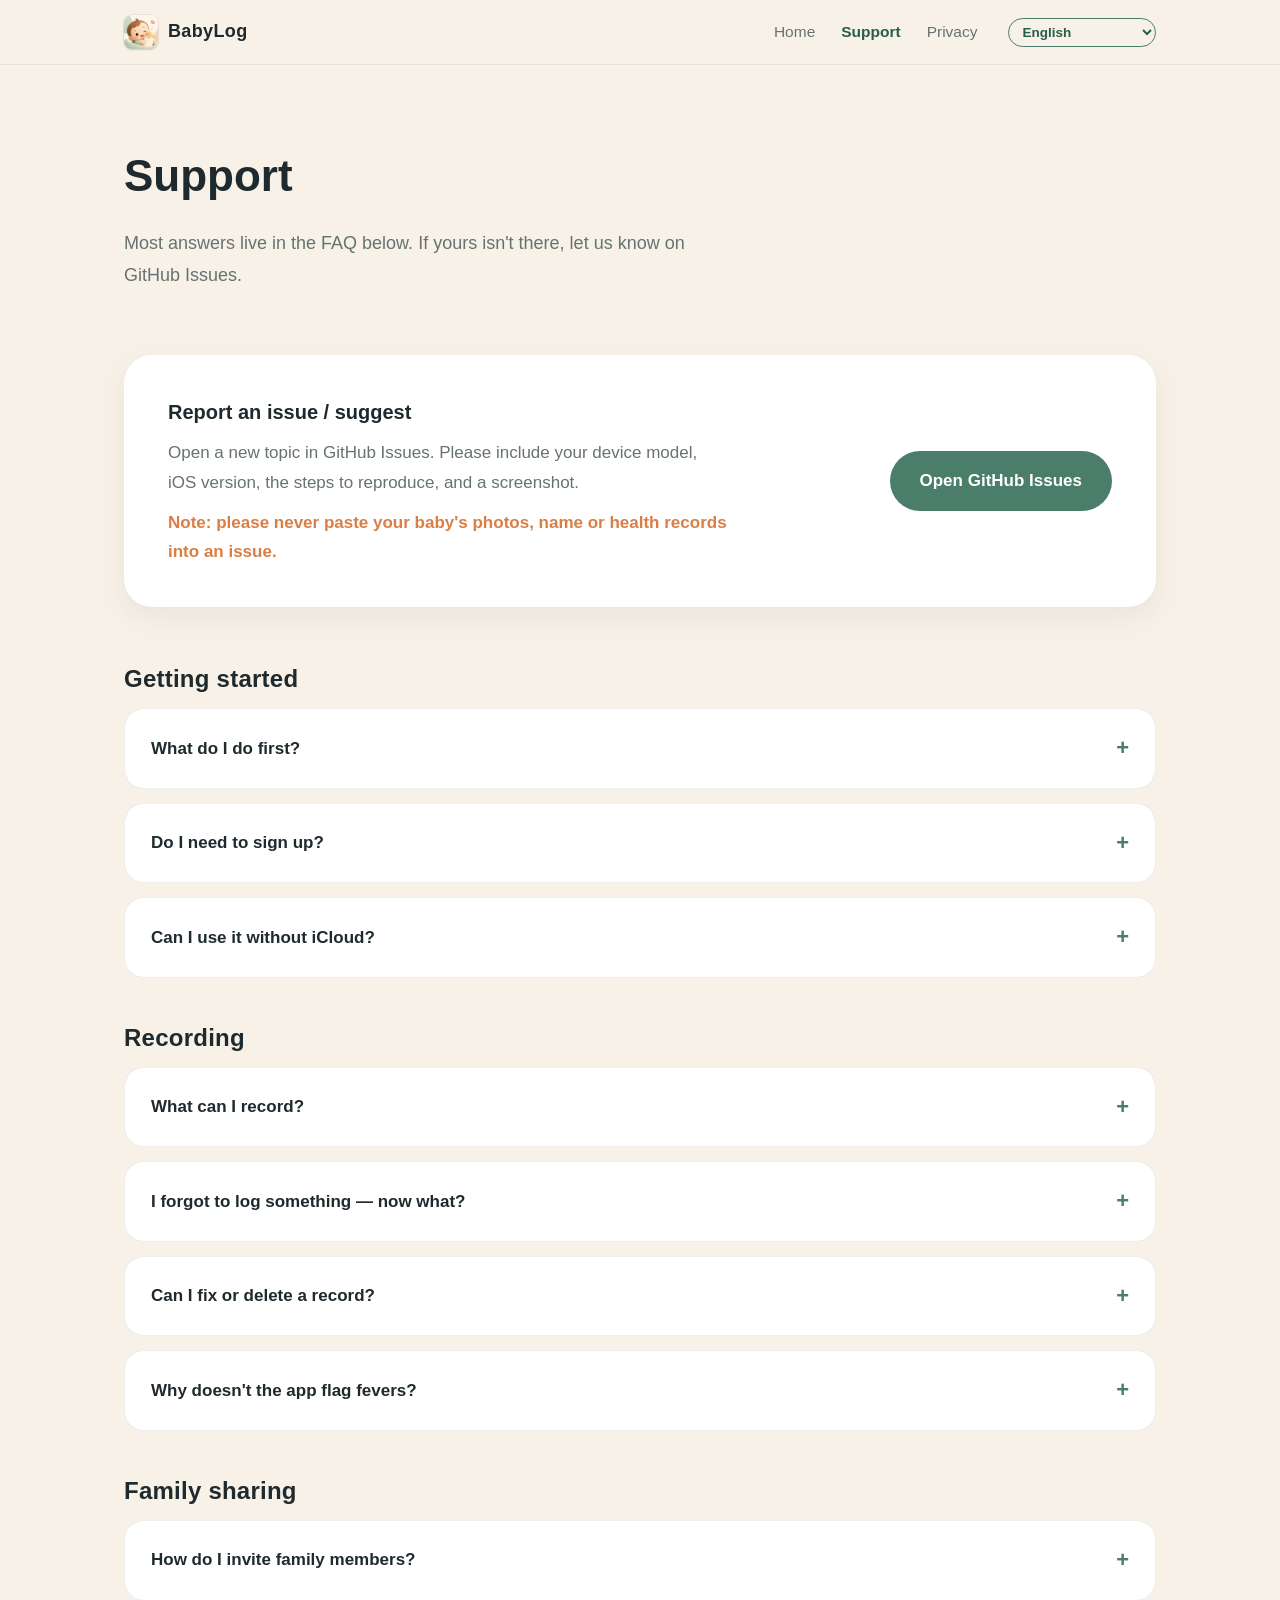
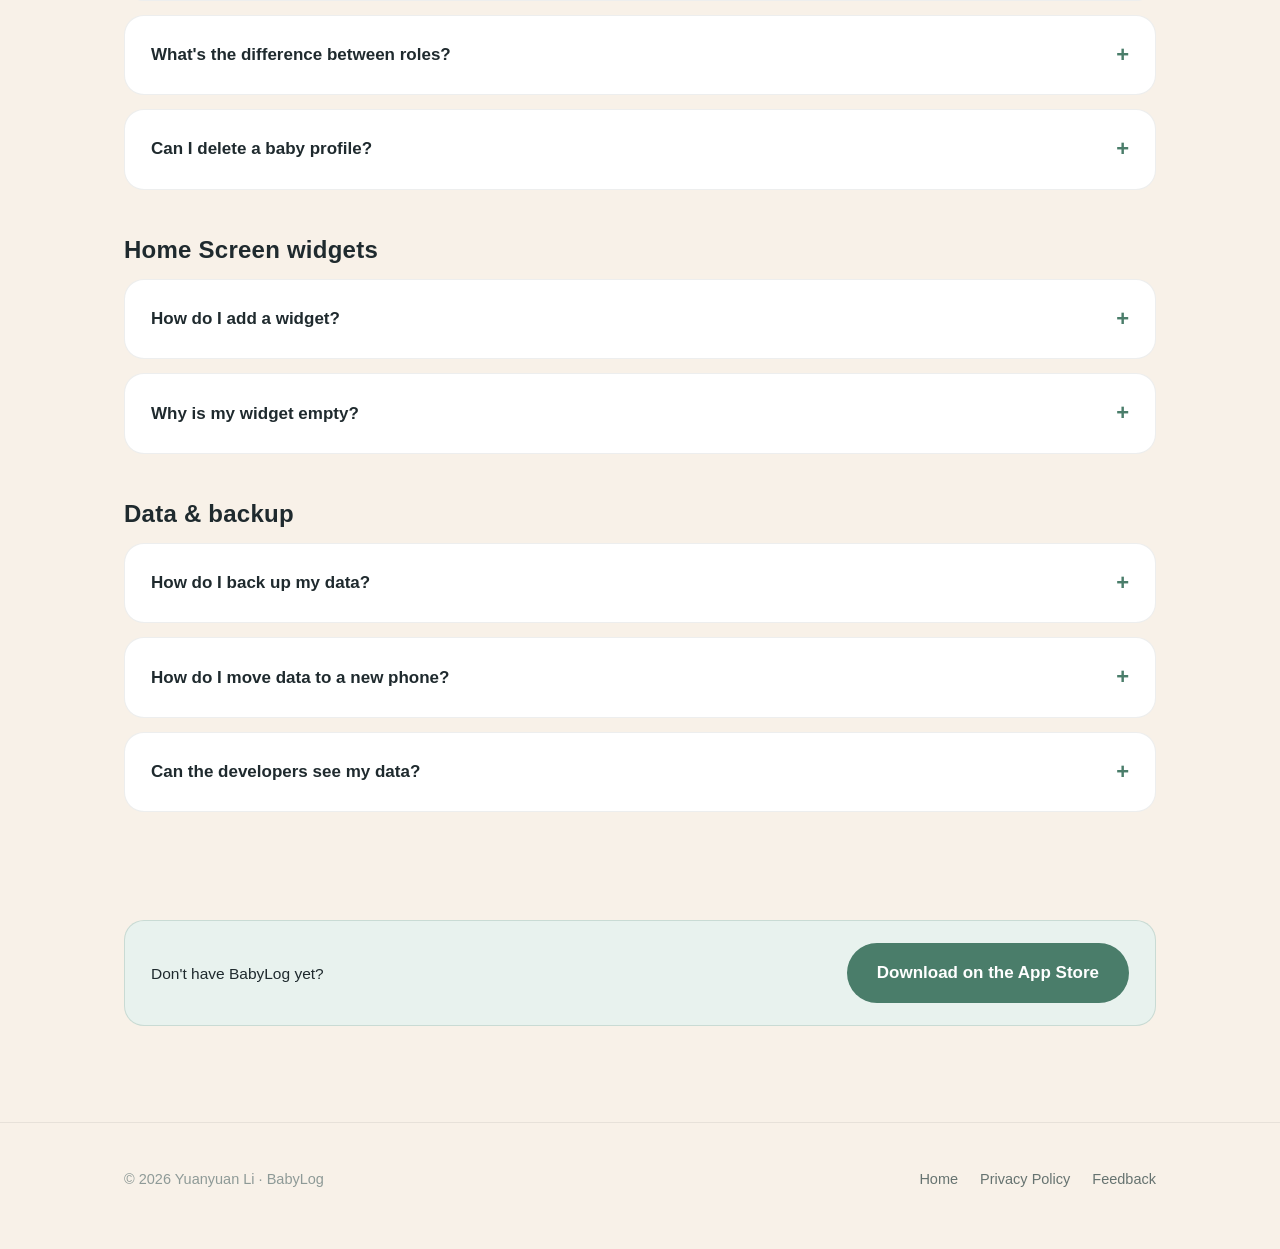
<file: support.html>
<!DOCTYPE html>
<html lang="zh-Hans">
<head>
<meta charset="UTF-8">
<meta name="viewport" content="width=device-width, initial-scale=1">
<title data-i18n="support.meta.title">技术支持 — 宝宝印记 BabyLog</title>
<meta name="description" data-i18n-content="support.meta.description" content="宝宝印记常见问题、反馈渠道与技术支持。">
<meta property="og:title" data-i18n-content="support.meta.title" content="技术支持 — 宝宝印记 BabyLog">
<meta property="og:description" data-i18n-content="support.meta.description" content="宝宝印记常见问题、反馈渠道与技术支持。">
<meta property="og:type" content="website">
<link rel="stylesheet" href="assets/site.css">
<link rel="icon" type="image/png" sizes="180x180" href="assets/app-icon.png">
<link rel="apple-touch-icon" href="assets/app-icon.png">
</head>
<body>

<header class="site-header">
  <div class="wrap nav">
    <a class="brand" href="index.html">
      <img class="brand-mark" src="assets/app-icon.png" alt="" width="34" height="34">
      <span data-i18n="support.001_babylog">宝宝印记</span>
    </a>
    <nav class="nav-links" aria-label="主导航" data-i18n-aria="common.aria.mainNav">
      <a href="index.html" data-i18n="support.002_home">首页</a>
      <a href="support.html" aria-current="page" data-i18n="support.003_support">技术支持</a>
      <a href="privacy.html" data-i18n="support.004_privacy">隐私政策</a>
    </nav>
    <select class="lang-select" aria-label="语言 / Language" data-i18n-aria="common.aria.language">
      <option value="zh-Hans">简体中文</option>
      <option value="zh-TW">繁體中文（台灣）</option>
      <option value="zh-HK">繁體中文（香港）</option>
      <option value="zh-MO">繁體中文（澳門）</option>
      <option value="en">English</option>
      <option value="ja">日本語</option>
      <option value="ko">한국어</option>
    </select>
  </div>
</header>

<main>
  <div class="wrap">
    <div class="page-head">
      <h1 data-i18n="support.003_support">技术支持</h1>
      <p class="lead" data-i18n="support.006_most-answers-live-in-the-faq-below-if-your">大多数问题都能在下面的常见问答里找到答案。没找到的话，欢迎到 GitHub Issues 告诉我们。</p>
    </div>

    <div class="contact-card">
      <div>
        <h3 data-i18n="support.007_report-an-issue-suggest">反馈问题 / 提建议</h3>
        <p data-i18n="support.008_open-a-new-topic-in-github-issues-please-i">在 GitHub Issues 里新建一个话题即可。描述问题时请附上：设备型号、iOS 版本、问题的操作步骤和现象截图。</p>
        <p style="margin-top:10px;color:var(--apricot);font-weight:600" data-i18n="support.009_note-please-never-paste-your-baby-s-photos">注意：请勿在 Issue 中粘贴宝宝照片、姓名或健康记录等隐私内容。</p>
      </div>
      <a class="btn btn-primary" href="https://github.com/saltstarbuckscoffee/babylog-site/issues" target="_blank" rel="noopener" data-i18n="support.010_open-github-issues">前往 GitHub Issues</a>
    </div>

    <div class="faq">
      <!-- 快速上手 -->
      <div class="faq-group">
        <h2 data-i18n="support.011_getting-started">快速上手</h2>

        <details>
          <summary data-i18n="support.012_what-do-i-do-first">第一次使用要做什么？</summary>
          <div class="faq-body">
            <p data-i18n="support.013_on-first-launch-onboarding-walks-you-throu">首次打开 App 会进入引导：先创建一个家庭（家庭名称必填），再添加宝宝（称呼 + 出生日期必填，其余信息都可以跳过）。之后到「记录」页即可开始使用 9 类记录。</p>
          </div>
        </details>

        <details>
          <summary data-i18n="support.014_do-i-need-to-sign-up">需要注册账号吗？</summary>
          <div class="faq-body">
            <p data-i18n="support.015_no-babylog-has-no-account-system-open-and">不需要。宝宝印记没有账号体系，打开即用。数据保存在本机；购买 Pro 并登录 iCloud 后，可通过 iCloud 加密同步。</p>
          </div>
        </details>

        <details>
          <summary data-i18n="support.016_can-i-use-it-without-icloud">不登录 iCloud 能用吗？</summary>
          <div class="faq-body">
            <p data-i18n="support.017_yes-without-icloud-basic-records-such-as-f">可以。未登录 iCloud 时，喂养、换尿布等基础记录仍保存在本机；但跨设备同步、家庭共享等 Pro 功能不可用。购买 Pro 并登录 iCloud 后，历史数据会自动同步。</p>
          </div>
        </details>
      </div>

      <!-- 记录相关 -->
      <div class="faq-group">
        <h2 data-i18n="support.018_recording">记录相关</h2>

        <details>
          <summary data-i18n="support.019_what-can-i-record">可以记录哪些内容？</summary>
          <div class="faq-body">
            <p data-i18n="support.020_nine-types-in-three-groups-feeding-nursing">3 组 9 类：喂养（母乳、配方奶、辅食、饮水）、日常护理（换尿布、睡眠）、健康与成长（身高体重、体温、用药）。每个宝宝独立建档、独立记录。</p>
          </div>
        </details>

        <details>
          <summary data-i18n="support.021_i-forgot-to-log-something-now-what">忘记记录了怎么办？</summary>
          <div class="faq-body">
            <p data-i18n="support.022_every-record-type-supports-backfilling-pic">所有类型都支持补记：在记录页选择类型后，可以修改发生时间。睡眠还支持对历史时段的补记。</p>
          </div>
        </details>

        <details>
          <summary data-i18n="support.023_can-i-fix-or-delete-a-record">记错了能修改或删除吗？</summary>
          <div class="faq-body">
            <p data-i18n="support.024_yes-edit-or-delete-any-single-entry-from-i">可以。在对应记录的详情或历史列表中即可编辑或删除单条记录。</p>
          </div>
        </details>

        <details>
          <summary data-i18n="support.025_why-doesn-t-the-app-flag-fevers">为什么体温不标红、不提示发烧？</summary>
          <div class="faq-body">
            <p data-i18n="support.026_intentionally-babylog-is-a-logging-tool-no">这是刻意的设计：宝宝印记是记录工具，不是医疗工具。体温只客观记录，不做判断、不标红；身高体重不计算 BMI 或百分位；用药只记录、不提醒也不建议剂量。涉及健康判断，请咨询医生或其他专业人士。</p>
          </div>
        </details>
      </div>

      <!-- 家庭共享 -->
      <div class="faq-group">
        <h2 data-i18n="support.027_family-sharing">家庭共享</h2>

        <details>
          <summary data-i18n="support.028_how-do-i-invite-family-members">怎么邀请家人？</summary>
          <div class="faq-body">
            <p data-i18n="support.029_start-an-invitation-from-my-family-members">在「我的 → 家庭成员」中发起邀请，通过 iCloud 共享发送。对方在自己的设备上登录同一 iCloud 账号体系并接受邀请后即可加入。邀请和加入需要两台设备、两个不同的 Apple ID。</p>
          </div>
        </details>

        <details>
          <summary data-i18n="support.030_what-s-the-difference-between-roles">三种角色有什么区别？</summary>
          <div class="faq-body">
            <p><b>owner</b>（<span data-i18n="support.031_creator">创建者</span>）<span data-i18n="support.032_manages-the-family-and-members">管理家庭与成员；</span><b>editor</b>（<span data-i18n="support.033_editor">编辑者</span>）<span data-i18n="support.034_can-record-and-edit">可以记录和修改；</span><b>viewer</b>（<span data-i18n="support.035_viewer">查看者</span>）<span data-i18n="support.036_can-only-view-great-for-grandparents">只能查看，适合老人或不操作记录的家人。</span></p>
          </div>
        </details>

        <details>
          <summary data-i18n="support.037_can-i-delete-a-baby-profile">宝宝档案可以删除吗？</summary>
          <div class="faq-body">
            <p data-i18n="support.038_profiles-can-be-archived-but-never-permane">宝宝档案只可归档、不可永久删除——这是为了保留完整的成长档案。归档后不再出现在日常切换中，历史数据依然保留。</p>
          </div>
        </details>
      </div>

      <!-- 小组件 -->
      <div class="faq-group">
        <h2 data-i18n="support.039_home-screen-widgets">桌面小组件</h2>

        <details>
          <summary data-i18n="support.040_how-do-i-add-a-widget">怎么添加小组件？</summary>
          <div class="faq-body">
            <p data-i18n="support.041_long-press-the-home-screen-tap-search-for">在桌面长按空白处 → 点左上角「+」→ 搜索「宝宝印记」，有三款可选：首页概览、睡眠计时、快速记录。</p>
          </div>
        </details>

        <details>
          <summary data-i18n="support.042_why-is-my-widget-empty">小组件里没有数据？</summary>
          <div class="faq-body">
            <p data-i18n="support.043_widget-data-comes-from-records-that-exist">小组件展示的数据来自 App 内已有的记录。刚装好还没有记录时会显示空状态，先在 App 里记几条即可。部分更新会稍有延迟，可打开 App 刷新。</p>
          </div>
        </details>
      </div>

      <!-- 数据与备份 -->
      <div class="faq-group">
        <h2 data-i18n="support.044_data-backup">数据与备份</h2>

        <details>
          <summary data-i18n="support.045_how-do-i-back-up-my-data">怎么备份数据？</summary>
          <div class="faq-body">
            <p data-i18n="support.046_two-ways-with-pro-and-icloud-data-syncs-wi">两种方式：① 购买 Pro 并登录 iCloud 后，数据自动经 iCloud 加密同步；② 在「我的 → 导出与备份」中导出 ZIP 备份文件（Pro）。</p>
          </div>
        </details>

        <details>
          <summary data-i18n="support.047_how-do-i-move-data-to-a-new-phone">换新手机了，数据怎么迁移？</summary>
          <div class="faq-body">
            <p data-i18n="support.048_with-pro-sign-in-to-the-same-icloud-accoun">购买 Pro 后，在新手机上登录同一 iCloud 账号并打开宝宝印记，数据会自动同步下来。也可以先在旧手机导出 ZIP 备份，再在新手机导入（Pro）。</p>
          </div>
        </details>

        <details>
          <summary data-i18n="support.049_can-the-developers-see-my-data">开发者能看到我的数据吗？</summary>
          <div class="faq-body">
            <p data-i18n="support.050_no-data-lives-only-on-your-device-and-in-y">看不到。数据只保存在你的设备和你的 iCloud 私有空间中，宝宝印记没有自建服务器，开发团队无法读取你的任何记录。</p>
          </div>
        </details>
      </div>
    </div>

    <!-- CTA -->
    <div class="section" style="padding-bottom:96px">
      <div class="notice" style="display:flex;gap:18px;align-items:center;justify-content:space-between;flex-wrap:wrap">
        <span data-i18n="support.051_don-t-have-babylog-yet">还没下载宝宝印记？</span>
        <a class="btn btn-primary" href="#" data-appstore><span data-i18n="support.052_download-on-the-app-store">App Store 下载</span></a>
      </div>
    </div>
  </div>
</main>

<footer class="site-footer">
  <div class="wrap footer-row">
    <span>© 2026 Yuanyuan Li · <span data-i18n="support.053_babylog">宝宝印记 BabyLog</span></span>
    <nav aria-label="页脚导航" data-i18n-aria="common.aria.footerNav">
      <a href="index.html" data-i18n="support.002_home">首页</a>
      <a href="privacy.html" data-i18n="support.055_privacy-policy">隐私政策</a>
      <a href="https://github.com/saltstarbuckscoffee/babylog-site/issues" rel="noopener" target="_blank" data-i18n="support.056_feedback">问题反馈</a>
    </nav>
  </div>
</footer>

<script src="assets/site.js"></script>
</body>
</html>
</file>
<file: assets/site.css>
/* 宝宝印记 BabyLog — 官网共享样式
   色板取自 App DesignSystem Token（Design Baseline v3）：
   奶油底 #F8F1E8 · 鼠尾草绿 #4A7D6A · 墨色 #1F2A2E · 薄荷 #DDEDE8/#E8F2EE */

:root {
  --cream: #F8F1E8;
  --cream-soft: #F5F0E7;
  --mint: #DDEDE8;
  --mint-soft: #E8F2EE;
  --card: #FFFFFF;
  --ink: #1F2A2E;
  --sub: #667370;
  --faint: #8E9A97;
  --sage: #4A7D6A;
  --sage-deep: #265E4A;
  --sage-tint: #E8F2EE;
  --apricot: #D97F45;
  --line: rgba(31, 42, 46, 0.08);
  --radius-l: 28px;
  --radius-m: 20px;
  --radius-s: 12px;
  --shadow-card: 0 10px 30px rgba(38, 94, 74, 0.08);
  --font: -apple-system, BlinkMacSystemFont, "SF Pro Text", "PingFang SC",
    "Hiragino Sans GB", "Helvetica Neue", "Microsoft YaHei", sans-serif;
}

* { margin: 0; padding: 0; box-sizing: border-box; }

html { scroll-behavior: smooth; }
@media (prefers-reduced-motion: reduce) {
  html { scroll-behavior: auto; }
  *, *::before, *::after { animation: none !important; transition: none !important; }
}

body {
  font-family: var(--font);
  color: var(--ink);
  background: var(--cream);
  font-size: 17px;
  line-height: 1.75;
  -webkit-font-smoothing: antialiased;
}

img { display: block; max-width: 100%; }
a { color: var(--sage-deep); }
a:focus-visible, button:focus-visible, summary:focus-visible {
  outline: 3px solid var(--sage);
  outline-offset: 3px;
  border-radius: 6px;
}

.wrap { max-width: 1080px; margin: 0 auto; padding: 0 24px; }

/* ---------- 顶部导航 ---------- */
.site-header {
  position: sticky; top: 0; z-index: 50;
  background: rgba(248, 241, 232, 0.88);
  -webkit-backdrop-filter: saturate(1.4) blur(14px);
  backdrop-filter: saturate(1.4) blur(14px);
  border-bottom: 1px solid var(--line);
}
.nav {
  display: flex; align-items: center; gap: 28px;
  height: 64px;
}
.brand {
  display: flex; align-items: center; gap: 10px;
  font-weight: 700; font-size: 18px; color: var(--ink);
  text-decoration: none; letter-spacing: 0.02em;
}
.brand-mark {
  width: 34px; height: 34px; border-radius: 8px; /* 与 iOS 图标圆角比例一致（边长约 22%） */
  object-fit: cover; flex: none;
  box-shadow: 0 0 0 1px rgba(31, 42, 46, 0.06), 0 1px 2px rgba(31, 42, 46, 0.12);
}
.nav-links { display: flex; gap: 22px; margin-left: auto; align-items: center; }
.nav-links a {
  color: var(--sub); text-decoration: none; font-size: 15.5px; font-weight: 500;
  padding: 6px 2px; white-space: nowrap;
}
.nav-links a:hover { color: var(--sage-deep); }
.nav-links a[aria-current="page"] { color: var(--sage-deep); font-weight: 600; }

.lang-select {
  font-family: var(--font);
  border: 1.5px solid var(--sage);
  background: transparent; color: var(--sage-deep);
  font-size: 13.5px; font-weight: 600;
  padding: 5px 10px; border-radius: 999px; cursor: pointer;
  max-width: 11em;
}
.lang-select:hover { background: var(--sage-tint); }

/* ---------- 按钮 ---------- */
.btn {
  display: inline-flex; align-items: center; gap: 10px;
  border-radius: 999px; text-decoration: none;
  font-weight: 600; font-size: 17px;
  padding: 15px 30px;
  transition: transform 0.15s ease, background 0.15s ease;
}
.btn:hover { transform: translateY(-1px); }
.btn-primary { background: var(--sage); color: #fff; }
.btn-primary:hover { background: var(--sage-deep); }
.btn-ghost { background: transparent; color: var(--sage-deep); border: 1.5px solid rgba(74, 125, 106, 0.45); }
.btn-ghost:hover { background: var(--sage-tint); }
.btn-store svg { flex: none; }

/* ---------- 区块 ---------- */
.section { padding: 88px 0; }
.section-tint { background: var(--mint-soft); }
.section-mint { background: var(--mint); }
.kicker {
  color: var(--sage-deep);
  font-size: 15px; font-weight: 700;
  margin-bottom: 14px;
  letter-spacing: 0.06em;
}
h2 { font-size: clamp(28px, 4vw, 38px); font-weight: 800; line-height: 1.3; letter-spacing: 0.01em; }
.lead { color: var(--sub); font-size: 18px; max-width: 620px; margin-top: 14px; }

/* ---------- 首页 Hero ---------- */
.hero { padding: 72px 0 96px; overflow: hidden; }
.hero-grid {
  display: grid; grid-template-columns: 1.05fr 0.95fr;
  gap: 48px; align-items: center;
}
.hero h1 {
  font-size: clamp(36px, 5.4vw, 56px);
  font-weight: 800; line-height: 1.22; letter-spacing: 0.01em;
}
.hero .lead { font-size: 19px; margin-top: 20px; }
.hero-actions { display: flex; gap: 16px; margin-top: 36px; flex-wrap: wrap; align-items: center; }
.hero-note { color: var(--faint); font-size: 14.5px; margin-top: 18px; }

.hero-visual { position: relative; display: flex; justify-content: center; }
.phone {
  width: min(320px, 74vw);
  border-radius: 44px;
  border: 7px solid var(--ink);
  box-shadow: 0 24px 60px rgba(38, 94, 74, 0.18);
  overflow: hidden;
  background: var(--cream);
}
.phone img { width: 100%; height: auto; }
.hero-blob {
  position: absolute; z-index: -1; border-radius: 50%;
}
.blob-1 { width: 420px; height: 420px; background: var(--mint); top: -60px; right: -80px; }
.blob-2 { width: 260px; height: 260px; background: #F3E3D3; bottom: -50px; left: -40px; }

/* 悬浮小卡 */
.float-chip {
  position: absolute;
  background: var(--card);
  border-radius: var(--radius-m);
  box-shadow: var(--shadow-card);
  padding: 12px 18px;
  font-size: 14.5px; font-weight: 600; color: var(--ink);
  display: flex; align-items: center; gap: 8px;
}
.float-chip .dot { width: 9px; height: 9px; border-radius: 50%; background: var(--sage); flex: none; }
.chip-a { top: 14%; left: -4%; }
.chip-b { bottom: 12%; right: -2%; }
.chip-b .dot { background: var(--apricot); }

/* ---------- 信任条 ---------- */
.trust { border-top: 1px solid var(--line); border-bottom: 1px solid var(--line); padding: 26px 0; }
.trust-row {
  display: flex; gap: 14px 44px; flex-wrap: wrap; justify-content: center;
  color: var(--sub); font-size: 15.5px; font-weight: 500;
}
.trust-row span { display: inline-flex; align-items: center; gap: 9px; }
.trust-row svg { color: var(--sage); flex: none; }

/* ---------- 记录分组 ---------- */
.groups { display: grid; grid-template-columns: repeat(3, 1fr); gap: 26px; margin-top: 52px; }
.group-card {
  background: var(--card); border-radius: var(--radius-l);
  padding: 34px 30px; box-shadow: var(--shadow-card);
}
.group-card h3 { font-size: 20px; font-weight: 700; display: flex; align-items: center; gap: 12px; }
.group-icon {
  width: 44px; height: 44px; border-radius: 14px; flex: none;
  display: grid; place-items: center;
}
.gi-feed { background: #E3EFE9; color: var(--sage-deep); }
.gi-care { background: #F3E3D3; color: var(--apricot); }
.gi-health { background: var(--mint); color: var(--sage-deep); }
.group-card ul { list-style: none; margin-top: 20px; }
.group-card li {
  padding: 11px 0; border-bottom: 1px solid var(--line);
  color: var(--sub); font-size: 16px;
  display: flex; justify-content: space-between; gap: 12px;
}
.group-card li:last-child { border-bottom: none; }
.group-card li b { color: var(--ink); font-weight: 600; }
.group-card li small { color: var(--faint); font-size: 13.5px; align-self: center; text-align: right; }

/* 左文右图的紧凑分组列表 */
.groups.stack { grid-template-columns: 1fr; gap: 18px; }
.groups.stack .group-card { padding: 22px 26px; box-shadow: none; border: 1px solid var(--line); }
.groups.stack .group-card h3 { font-size: 18px; }
.groups.stack .group-card ul { margin-top: 10px; }
.groups.stack .group-card li { padding: 7px 0; font-size: 15px; }
.groups.stack .group-icon { width: 38px; height: 38px; border-radius: 12px; }

/* ---------- 图文分栏 feature ---------- */
.feature { display: grid; grid-template-columns: 1fr 1fr; gap: 64px; align-items: center; }
.feature.rev .feature-media { order: 2; }
.feature-media img { border-radius: 36px; box-shadow: 0 24px 60px rgba(38, 94, 74, 0.16); width: min(470px, 100%); height: auto; margin: 0 auto; }
.feature h2 { margin-top: 8px; }
.feature .lead { margin-top: 16px; }
.feature-points { list-style: none; margin-top: 26px; }
.feature-points li {
  padding: 13px 0; border-bottom: 1px solid var(--line);
  display: flex; gap: 12px; align-items: baseline;
  color: var(--sub); font-size: 16.5px;
}
.feature-points li:last-child { border-bottom: none; }
.feature-points b { color: var(--ink); font-weight: 600; }
.feature-points .tick { color: var(--sage); font-weight: 700; flex: none; }

/* 角色卡（家庭共享） */
.roles { display: grid; grid-template-columns: repeat(3, 1fr); gap: 22px; margin-top: 44px; }
.role {
  border-radius: var(--radius-m);
  padding: 26px 24px;
  background: rgba(255, 255, 255, 0.75);
  border: 1px solid rgba(74, 125, 106, 0.18);
}
.role h4 { font-size: 17px; font-weight: 700; color: var(--sage-deep); }
.role p { color: var(--sub); font-size: 15px; margin-top: 8px; line-height: 1.65; }

/* ---------- 诚实的设计 ---------- */
.honest { background: var(--ink); color: #F5FBF8; border-radius: var(--radius-l); padding: 64px 56px; }
.honest h2 { color: #F5FBF8; }
.honest .lead { color: #AFC0BC; }
.honest-list { list-style: none; margin-top: 40px; display: grid; grid-template-columns: 1fr 1fr; gap: 18px 40px; }
.honest-list li {
  display: flex; gap: 14px; align-items: baseline;
  padding: 16px 0; border-bottom: 1px solid rgba(245, 251, 248, 0.12);
  font-size: 16.5px; color: #D5E4E0;
}
.honest-list .no { color: #9DCAB8; font-weight: 700; flex: none; }
.honest-list b { color: #F5FBF8; font-weight: 600; }

/* ---------- 截图展示 ---------- */
.shots { display: grid; grid-template-columns: repeat(4, 1fr); gap: 26px; margin-top: 52px; }
.shot { text-align: center; }
.shot img {
  border-radius: 34px; border: 5px solid var(--ink);
  box-shadow: 0 18px 44px rgba(38, 94, 74, 0.14);
  width: 100%;
  transition: transform 0.2s ease;
}
.shot:hover img { transform: translateY(-6px); }
.shot p { margin-top: 16px; font-size: 15px; font-weight: 600; color: var(--sub); }

/* ---------- CTA ---------- */
.cta-band { text-align: center; padding: 100px 0; }
.cta-band h2 { font-size: clamp(30px, 4.4vw, 42px); }
.cta-band .lead { margin: 16px auto 0; }
.cta-band .hero-actions { justify-content: center; }

/* ---------- 页脚 ---------- */
.site-footer { border-top: 1px solid var(--line); padding: 44px 0 56px; color: var(--faint); font-size: 14.5px; }
.footer-row { display: flex; flex-wrap: wrap; gap: 14px 32px; align-items: center; }
.footer-row nav { display: flex; gap: 22px; margin-left: auto; }
.footer-row a { color: var(--sub); text-decoration: none; }
.footer-row a:hover { color: var(--sage-deep); }

/* ---------- 支持页 / 隐私页 ---------- */
.page-head { padding: 72px 0 20px; }
.page-head h1 { font-size: clamp(32px, 4.6vw, 44px); font-weight: 800; }
.page-head .lead { margin-top: 14px; }

.contact-card {
  background: var(--card); border-radius: var(--radius-l);
  box-shadow: var(--shadow-card);
  padding: 40px 44px;
  display: grid; grid-template-columns: 1fr auto; gap: 24px; align-items: center;
  margin: 44px 0 12px;
}
.contact-card h3 { font-size: 20px; font-weight: 700; }
.contact-card p { color: var(--sub); margin-top: 8px; max-width: 560px; }

.faq { margin-top: 56px; }
.faq-group { margin-top: 44px; }
.faq-group > h2 { font-size: 24px; }
.faq details {
  background: var(--card);
  border-radius: var(--radius-m);
  margin-top: 14px;
  border: 1px solid var(--line);
  overflow: hidden;
}
.faq summary {
  cursor: pointer; list-style: none;
  padding: 20px 26px;
  font-weight: 600; font-size: 17px;
  display: flex; justify-content: space-between; align-items: center; gap: 16px;
}
.faq summary::-webkit-details-marker { display: none; }
.faq summary::after {
  content: "+"; color: var(--sage); font-weight: 700; font-size: 22px; flex: none;
  transition: transform 0.2s ease;
}
.faq details[open] summary::after { transform: rotate(45deg); }
.faq .faq-body { padding: 0 26px 22px; color: var(--sub); font-size: 16px; }
.faq .faq-body p + p { margin-top: 10px; }
.faq .faq-body b { color: var(--ink); font-weight: 600; }

.privacy-doc { max-width: 780px; }
.privacy-doc section { margin-top: 48px; }
.privacy-doc h2 { font-size: 24px; margin-bottom: 14px; }
.privacy-doc p, .privacy-doc li { color: var(--sub); font-size: 16.5px; }
.privacy-doc p + p { margin-top: 12px; }
.privacy-doc ul { padding-left: 22px; margin-top: 10px; }
.privacy-doc li { margin-top: 8px; }
.privacy-doc strong { color: var(--ink); font-weight: 600; }
.doc-meta { color: var(--faint); font-size: 15px; margin-top: 10px; }
.notice {
  background: var(--mint-soft);
  border-radius: var(--radius-m);
  padding: 22px 26px; margin-top: 20px;
  font-size: 15.5px; color: var(--ink);
  border: 1px solid rgba(74, 125, 106, 0.2);
}

/* ---------- 响应式 ---------- */
@media (max-width: 900px) {
  .hero-grid, .feature { grid-template-columns: 1fr; gap: 44px; }
  .feature.rev .feature-media { order: 0; }
  .groups { grid-template-columns: 1fr; }
  .roles { grid-template-columns: 1fr; }
  .shots { grid-template-columns: repeat(2, 1fr); gap: 20px; }
  .honest { padding: 44px 28px; }
  .honest-list { grid-template-columns: 1fr; gap: 0; }
  .contact-card { grid-template-columns: 1fr; }
  .section { padding: 64px 0; }
  .hero { padding: 48px 0 72px; }
}
@media (max-width: 560px) {
  /* 顶栏两行：品牌 + 语言选择器 / 页面链接 */
  .nav {
    height: auto; flex-wrap: wrap; align-items: center;
    gap: 4px 8px; padding: 8px 24px; /* .nav 同时是 .wrap，保留左右 24px */
  }
  .brand { margin-right: auto; flex: none; } /* 品牌不参与压缩，换语言也不会被挤换行 */
  .nav-links {
    order: 2; width: 100%; margin-left: -6px;
    flex-wrap: wrap; gap: 4px 18px;
  }
  .nav-links a { font-size: 14px; padding: 10px 6px; } /* 点击区 ≥ 24×40px */
  .lang-select {
    order: 1; font-size: 16px; /* ≥16px 避免 iOS 聚焦时自动放大 */
    padding: 7px 10px;
    /* 两行内放得下：100vw - 左右各 24px - 品牌最宽约 122px - 8px 间距 - 余量 */
    max-width: min(10.5em, calc(100vw - 180px));
  }

  /* 手机端留白收紧 */
  .section { padding: 52px 0; }
  .hero { padding: 36px 0 56px; }
  .cta-band { padding: 64px 0; }
  .page-head { padding: 44px 0 12px; }
  .group-card { padding: 26px 20px; }
  .groups.stack .group-card { padding: 20px 18px; }
  .role { padding: 22px 18px; }
  .honest { padding: 36px 22px; border-radius: 22px; }
  .contact-card { padding: 28px 22px; }
  .faq summary { padding: 17px 18px; }
  .faq .faq-body { padding: 0 18px 18px; }
  .footer-row a { padding: 6px 0; }

  .shots { grid-template-columns: 1fr; }
  .float-chip { display: none; }
}
</file>
